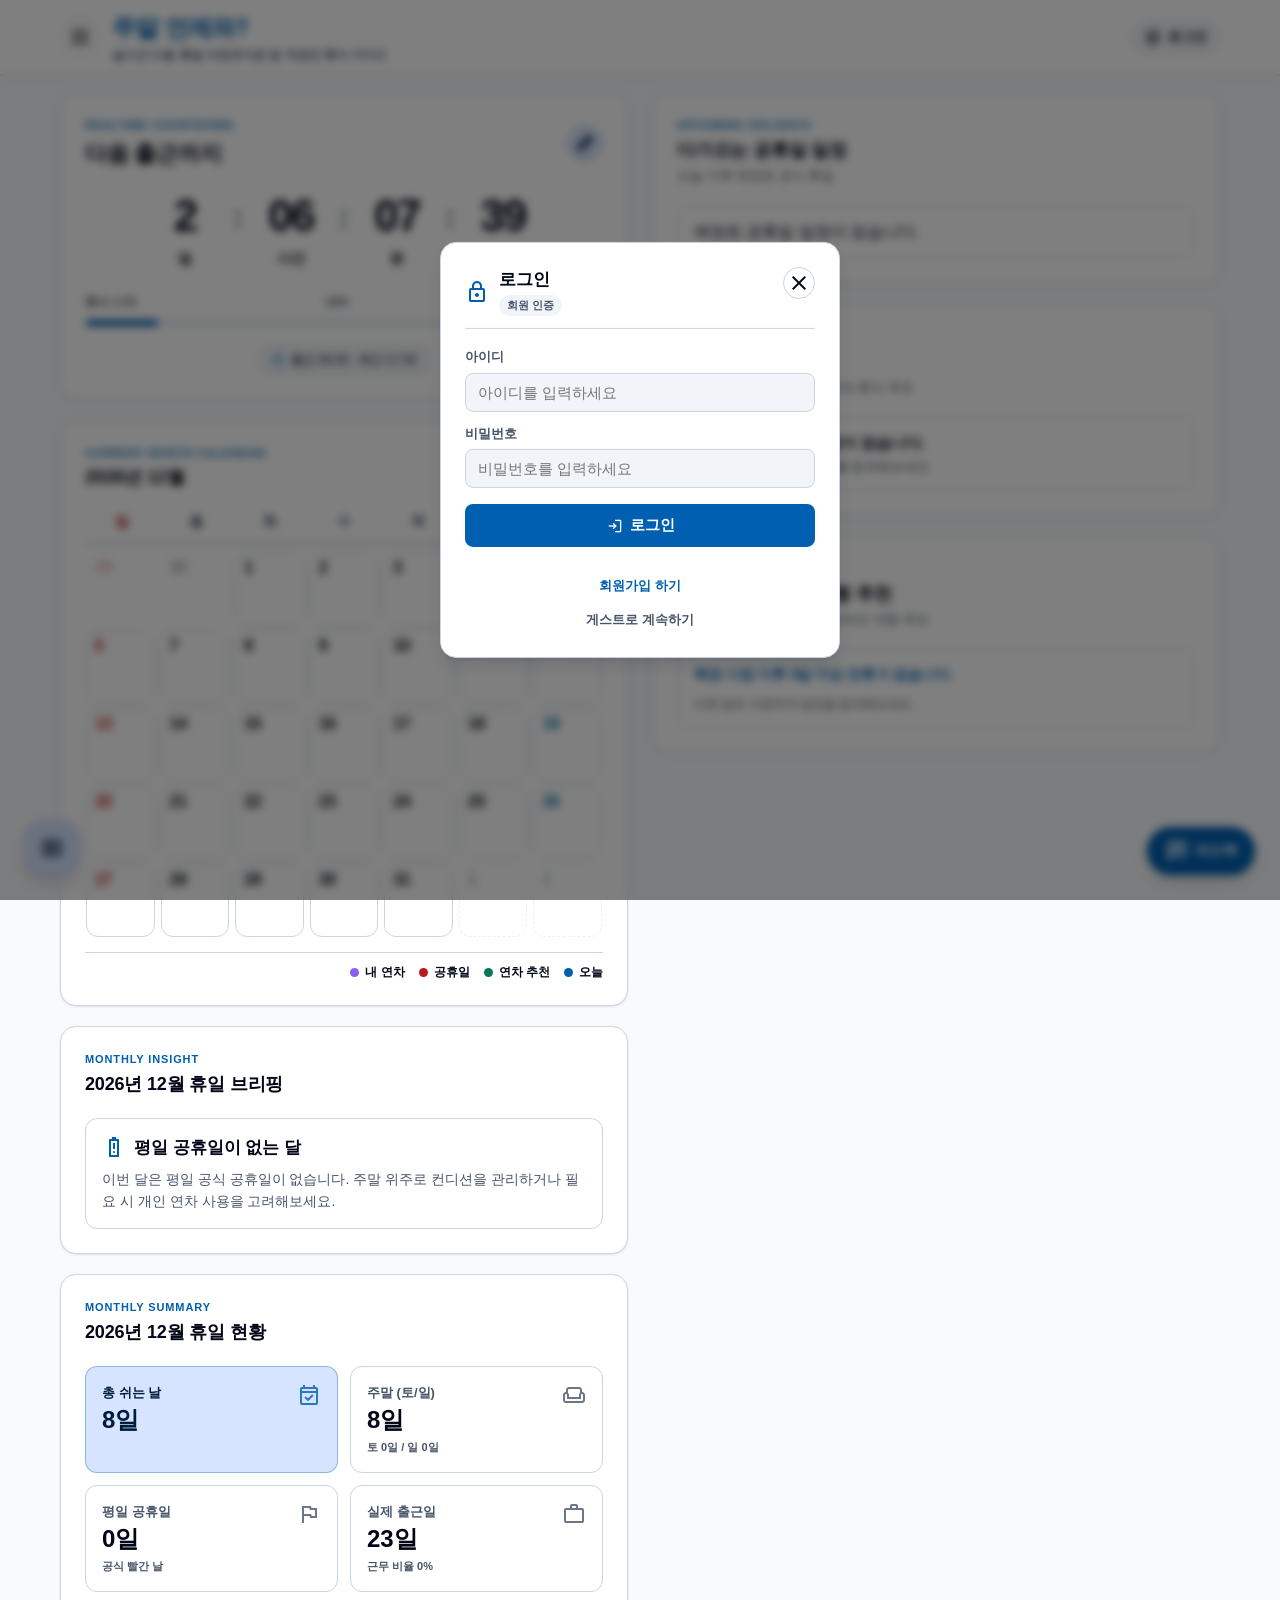
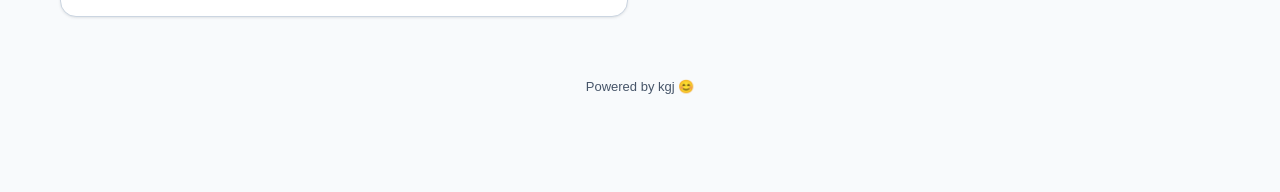
<file: index.html>
<!DOCTYPE html>
<html lang="ko" data-theme="auto">
<head>
  <meta charset="UTF-8" />
  <meta name="viewport" content="width=device-width, initial-scale=1.0" />
  <title>주말 언제와?</title>
  <link rel="icon" type="image/png" href="/day-off.png">

  <!-- Open Graph (OG) 메타 태그 -->
  <meta property="og:type" content="website" />
  <meta property="og:title" content="주말 언제와?" />
  <meta property="og:description" content="직장인들의 중요한 주말과 휴가를 위해!" />
  <meta property="og:image" content="/bye.png" />
  <meta property="og:url" content="https://day-off.o-r.kr" />
  <meta property="og:site_name" content="주말 언제와?" />
  <meta property="og:locale" content="ko_KR" />

  <link rel="stylesheet" href="style.css" />
  <link rel="preconnect" href="https://fonts.googleapis.com">
  <link rel="preconnect" href="https://fonts.gstatic.com" crossorigin>
  <link href="https://fonts.googleapis.com/css2?family=Pretendard:wght@400;500;600;700;800;900&family=Material+Symbols+Outlined:opsz,wght,FILL,GRAD@20..48,100..700,0..1,-50..200&display=swap" rel="stylesheet">
</head>
<body class="is-loading">
  <!-- 글로벌 로딩 화면 -->
  <div class="app-loading-screen" id="app-loading-screen">
    <div class="loading-spinner"></div>
    <p class="loading-text">데이터 불러오는 중...</p>
  </div>

  <!-- 글로벌 토스트 알림 컨테이너 -->
  <div class="toast-container" id="toast-container" aria-live="polite"></div>

  <!-- 상단 앱 바 -->
  <header class="app-top-bar" id="app-top-bar">
    <div class="top-bar-inner">
      <div class="top-bar-left">
        <!-- ☰ ↔ ✖️ 애니메이션 변형 햄버거 버튼 -->
        <button type="button" class="hamburger-btn" id="btn-open-nav-menu" aria-label="메뉴 열기" title="전체 메뉴">
          <div class="hamburger-lines">
            <span></span>
            <span></span>
            <span></span>
          </div>
        </button>

        <div class="top-bar-title-wrap" id="top-bar-title-wrap">
          <h1 class="brand-title" id="brand-title">
            <span class="brand-title-text" id="brand-title-text">주말 언제와?</span>
          </h1>
          <p class="brand-subtitle" id="brand-subtitle">
            <span class="brand-subtitle-text" id="brand-subtitle-text">실시간 다음 휴일 카운트다운 및 직장인 휴식 가이드</span>
          </p>
        </div>
      </div>

      <!-- ☕ 루팡 진행 중 최상단 조그마한 '루팡 중' 배지 -->
      <button type="button" class="top-bar-slack-indicator is-hidden" id="btn-top-slack-indicator" title="슬기로운 루팡 가이드 열기">
        <span class="slack-pulse-dot"></span>
        <span class="slack-indicator-text">☕ 루팡 중</span>
        <span id="top-slack-time" style="display: none;">00:00:00</span>
        <span id="top-slack-amount" style="display: none;">0</span>
      </button>

      <!-- 상단 우측 액션 영역 -->
      <div class="top-bar-right-actions">
        <!-- 🌟 위젯 순서 변경 모드 활성화 시 나타나는 완료 버튼 -->
        <button type="button" class="top-bar-done-btn is-hidden" id="btn-done-widget-reorder" title="위젯 순서 변경 완료">
          <span class="material-symbols-outlined">check</span>
          <span>완료</span>
        </button>

        <!-- 스크롤 시 게스트 버튼 왼쪽에 나타나는 피드백 버튼 -->
        <button type="button" class="top-bar-feedback-btn is-hidden" id="btn-top-feedback" title="피드백 작성">
          <span class="material-symbols-outlined">chat</span>
          <span class="btn-text">피드백</span>
        </button>

        <!-- 👤 사용자 로그인 상태 / 프로필 버튼 -->
        <button type="button" class="top-bar-user-btn" id="btn-top-user" title="내 계정 정보">
          <span class="material-symbols-outlined" style="font-size: 18px;">account_circle</span>
          <span class="user-name-text" id="top-user-name">로그인</span>
        </button>

        <!-- 우측 상단 확대 애니메이션 프로필 팝업 메뉴 -->
        <div class="profile-popup" id="profile-popup" role="dialog" aria-hidden="true">
          <div class="profile-popup-header">
            <span class="material-symbols-outlined profile-popup-avatar">account_circle</span>
            <div class="profile-popup-info">
              <strong class="profile-popup-name" id="popup-user-name">사용자</strong>
              <span class="profile-popup-id" id="popup-user-id">아이디: -</span>
            </div>
          </div>
          <div class="profile-popup-menu">
            <button type="button" class="profile-popup-item" id="btn-popup-edit-profile">
              <span class="material-symbols-outlined">manage_accounts</span>
              <span>개인정보 변경</span>
            </button>
            <button type="button" class="profile-popup-item" id="btn-popup-change-pw">
              <span class="material-symbols-outlined">lock_reset</span>
              <span>비밀번호 변경</span>
            </button>
            <button type="button" class="profile-popup-item text-danger" id="btn-popup-logout">
              <span class="material-symbols-outlined">logout</span>
              <span>로그아웃</span>
            </button>
          </div>
        </div>
      </div>
    </div>
  </header>

  <!-- 프로필 팝업 배경 터치 닫기용 투명 백드롭 -->
  <div class="profile-popup-backdrop" id="profile-popup-backdrop"></div>

  <!-- ==========================================
       1. 메인 대시보드 (좌/우 균등 배치)
       ========================================== -->
  <div class="app-layout">
    <main class="responsive-dashboard-grid" id="main-dashboard-grid">
      <!-- 🌟 위젯 순서 변경 모드 진입 시 최상단에 나타나는 초기화 바 -->
      <div class="widget-reset-bar" id="widget-reset-bar">
        <button type="button" class="btn-reset-widgets-jiggle" id="btn-reset-widgets-jiggle" title="위젯 기본 순서로 초기화">
          <span class="material-symbols-outlined">restart_alt</span>
          <span>기본 순서로 초기화</span>
        </button>
      </div>

      <!-- 좌측 칼럼 영역 (4개 위젯) -->
      <div class="grid-col primary-col" id="col-primary">

        <!-- 위젯 1: 실시간 쉬는 날 카운트다운 -->
        <section class="md-card hero-card dashboard-widget" data-widget-id="countdown" id="widget-countdown">
          <div class="card-header">
            <div>
              <span class="card-overline">REALTIME COUNTDOWN</span>
              <h2 id="timer-title" class="title-large">다음 쉬는 날까지</h2>
            </div>
            <div class="card-header-actions">
              <button type="button" class="btn-cal-action-add" id="btn-edit-work-time" title="근무 시간 설정" aria-label="근무 시간 설정">
                <span class="material-symbols-outlined">edit</span>
              </button>
            </div>
          </div>
          
          <div class="countdown-display" id="countdown">
            <div class="countdown-unit">
              <div class="flip-text-container" id="flip-days">
                <span class="flip-num active">0</span>
                <span class="flip-num incoming">0</span>
              </div>
              <span class="label-unit">일</span>
            </div>
            <span class="countdown-separator">:</span>

            <div class="countdown-unit">
              <div class="flip-text-container" id="flip-hours">
                <span class="flip-num active">00</span>
                <span class="flip-num incoming">00</span>
              </div>
              <span class="label-unit">시간</span>
            </div>
            <span class="countdown-separator">:</span>

            <div class="countdown-unit">
              <div class="flip-text-container" id="flip-minutes">
                <span class="flip-num active">00</span>
                <span class="flip-num incoming">00</span>
              </div>
              <span class="label-unit">분</span>
            </div>
            <span class="countdown-separator">:</span>

            <div class="countdown-unit">
              <div class="flip-text-container" id="flip-seconds">
                <span class="flip-num active">00</span>
                <span class="flip-num incoming">00</span>
              </div>
              <span class="label-unit">초</span>
            </div>
          </div>

          <div class="linear-progress-group">
            <div class="progress-labels">
              <span class="label-small" id="progress-start-label">업무 시작</span>
              <span class="label-small font-bold" id="progress-percent">0%</span>
              <span class="label-small" id="progress-end-label">휴식 돌입</span>
            </div>
            <div class="linear-progress-track">
              <div class="linear-progress-indicator" id="progress-bar"></div>
            </div>

            <!-- 설정된 출퇴근 시간 단정 표시 배지 -->
            <div class="countdown-work-time-display" id="countdown-work-time-badge" title="프로필 > 개인정보 변경에서 수정 가능">
              <span class="material-symbols-outlined" style="font-size: 14px;">schedule</span>
              <span id="countdown-work-time-text">출근 08:00 · 퇴근 17:00</span>
            </div>
          </div>
        </section>

        <!-- 위젯 2: 현재 월 고정 달력 -->
        <section class="md-card dashboard-widget" data-widget-id="calendar" id="widget-calendar">
          <div class="cal-nav-bar">
            <div class="cal-title-area">
              <span class="card-overline">CURRENT MONTH CALENDAR</span>
              <div class="cal-title-row">
                <h2 id="main-cal-month-year" class="title-medium">이번 달 달력</h2>
              </div>
            </div>
            <!-- 메인 화면 전용 연차 추가 (+) 버튼 -->
            <div class="cal-nav-actions">
              <button type="button" class="btn-cal-action-add" id="btn-main-add-leave" title="연차 추가하기" aria-label="연차 추가하기">
                <span class="material-symbols-outlined">add</span>
              </button>
            </div>
          </div>

          <div class="calendar-grid-header">
            <span class="sun">일</span>
            <span>월</span>
            <span>화</span>
            <span>수</span>
            <span>목</span>
            <span>금</span>
            <span class="sat">토</span>
          </div>

          <div class="calendar-viewport">
            <div class="calendar-grid-layer active-layer" id="main-calendar-days"></div>
          </div>

          <div class="calendar-legend">
            <span class="legend-item"><span class="legend-dot dot-my-leave"></span>내 연차</span>
            <span class="legend-item"><span class="legend-dot dot-holiday"></span>공휴일</span>
            <span class="legend-item"><span class="legend-dot dot-leave"></span>연차 추천</span>
            <span class="legend-item"><span class="legend-dot dot-today"></span>오늘</span>
          </div>
        </section>

        <!-- 위젯 3: 이번 달 브리핑 -->
        <section class="md-card insight-card dashboard-widget" data-widget-id="insight" id="widget-insight">
          <div class="card-headline">
            <div>
              <span class="card-overline">MONTHLY INSIGHT</span>
              <h2 class="title-medium" id="main-insight-title">이번 달 휴일 브리핑</h2>
            </div>
          </div>
          <div class="insight-content-box">
            <div class="insight-header">
              <span class="material-symbols-outlined insight-badge-icon" id="main-insight-icon">insights</span>
              <h3 class="insight-headline" id="main-insight-headline">휴일 일정 분석 중...</h3>
            </div>
            <p class="insight-description" id="main-insight-desc">데이터를 불러오고 있습니다.</p>
          </div>
        </section>

        <!-- 위젯 4: 이번 달 통계 -->
        <section class="md-card dashboard-widget" data-widget-id="stats" id="widget-stats">
          <div class="card-headline">
            <div>
              <span class="card-overline">MONTHLY SUMMARY</span>
              <h2 class="title-medium" id="main-stats-title">이번 달 휴일 현황</h2>
            </div>
          </div>

          <div class="stats-grid">
            <div class="stat-box total">
              <div class="stat-content">
                <span class="stat-label">총 쉬는 날</span>
                <span class="stat-value" id="main-stat-total-days">0일</span>
              </div>
              <span class="material-symbols-outlined stat-icon">event_available</span>
            </div>

            <div class="stat-box">
              <div class="stat-content">
                <span class="stat-label">주말 (토/일)</span>
                <span class="stat-value" id="main-stat-weekend-days">0일</span>
                <span class="stat-sub" id="sim-stat-weekend-detail">토 0일 / 일 0일</span>
              </div>
              <span class="material-symbols-outlined stat-icon">weekend</span>
            </div>

            <div class="stat-box">
              <div class="stat-content">
                <span class="stat-label">평일 공휴일</span>
                <span class="stat-value" id="main-stat-holiday-days">0일</span>
                <span class="stat-sub">공식 빨간 날</span>
              </div>
              <span class="material-symbols-outlined stat-icon">flag</span>
            </div>

            <div class="stat-box">
              <div class="stat-content">
                <span class="stat-label">실제 출근일</span>
                <span class="stat-value" id="main-stat-work-days">0일</span>
                <span class="stat-sub" id="sim-stat-work-percent">근무 비율 0%</span>
              </div>
              <span class="material-symbols-outlined stat-icon">work</span>
            </div>
          </div>
        </section>
      </div>

      <!-- 우측 칼럼 영역 (3개 위젯) -->
      <div class="grid-col secondary-col" id="col-secondary">
        <!-- 위젯 5: 실시간 다가오는 공휴일 일정 -->
        <section class="md-card dashboard-widget" data-widget-id="holidays" id="widget-holidays">
          <div class="card-headline">
            <div>
              <span class="card-overline">UPCOMING HOLIDAYS</span>
              <h2 class="title-medium">다가오는 공휴일 일정</h2>
              <p class="body-small">오늘 이후 예정된 공식 휴일</p>
            </div>
          </div>
          <ul class="md-list" id="main-holiday-list"></ul>
        </section>

        <!-- 위젯 6: 실시간 가성비 연차 추천 -->
        <section class="md-card dashboard-widget" data-widget-id="vacation" id="widget-vacation">
          <div class="card-headline">
            <div>
              <span class="card-overline">VACATION PLANNER</span>
              <h2 class="title-medium">가성비 연차 추천</h2>
              <p class="body-small">오늘부터 6개월 내 최적의 연속 휴식 루트</p>
            </div>
          </div>
          <div class="recommendation-list" id="main-vacation-recommendations"></div>
        </section>

        <!-- 위젯 7: 해외여행 황금 연휴 추천 -->
        <section class="md-card travel-recommend-card dashboard-widget" data-widget-id="travel" id="widget-travel">
          <div class="card-headline">
            <div>
              <span class="card-overline">TRAVEL PLANNER</span>
              <h2 class="title-medium">✈️ 황금연휴 해외여행 추천</h2>
              <p class="body-small">연차 1~3일로 떠나기 좋은 최적의 여행 루트</p>
            </div>
          </div>
          <div class="travel-rec-list" id="main-travel-recommendations"></div>
        </section>
      </div>
    </main>

    <footer class="app-footer">
      <p>Powered by kgj 😊</p>
    </footer>
  </div>

  <!-- ==========================================
       2. 사이드 네비게이션 드로어 (좌측)
       ========================================== -->
  <div class="nav-drawer-backdrop" id="nav-drawer-backdrop"></div>
  <aside class="nav-drawer" id="nav-drawer" aria-label="사이드 메뉴">
    <div class="nav-drawer-header">
      <div class="nav-drawer-title-wrap">
        <h2 class="nav-title">메뉴</h2>
        <span class="nav-version">v2.5.0</span>
      </div>
      <button type="button" class="hamburger-btn" id="btn-close-nav-menu" aria-label="메뉴 닫기" title="메뉴 닫기">
        <div class="hamburger-lines">
          <span></span>
          <span></span>
          <span></span>
        </div>
      </button>
    </div>
    
    <nav class="nav-menu-list">
      <!-- 1. 미래 연차 시뮬레이터 -->
      <button type="button" class="nav-menu-item feature-item" id="menu-open-simulator">
        <span class="material-symbols-outlined nav-item-icon" style="color: var(--md-sys-color-primary);">edit_calendar</span>
        <div class="nav-item-text">
          <span class="nav-item-title">미래 연차 시뮬레이터</span>
          <span class="nav-item-desc">미래 달력을 넘기며 연차 황금루트 탐색</span>
        </div>
        <span class="material-symbols-outlined nav-item-arrow">chevron_right</span>
      </button>

      <!-- 2. 점심메뉴 추천 -->
      <button type="button" class="nav-menu-item feature-item" id="menu-open-lunch">
        <span class="material-symbols-outlined nav-item-icon" style="color: #ea580c;">restaurant</span>
        <div class="nav-item-text">
          <span class="nav-item-title">오늘 점심 뭐 먹지?</span>
          <span class="nav-item-desc">결정장애 탈출! 직장인 점심 룰렛 & 추천</span>
        </div>
        <span class="material-symbols-outlined nav-item-arrow">chevron_right</span>
      </button>

      <!-- 3. 루팡하는 방법 -->
      <button type="button" class="nav-menu-item feature-item" id="menu-open-slacking">
        <span class="material-symbols-outlined nav-item-icon" style="color: #0284c7;">coffee</span>
        <div class="nav-item-text">
          <span class="nav-item-title">합법적 월급 루팡 가이드</span>
          <span class="nav-item-desc">시간 때우기 꿀팁 & 실시간 루팡 급여 계산기</span>
        </div>
        <span class="material-symbols-outlined nav-item-arrow">chevron_right</span>
      </button>

      <div class="nav-section-label">설정 및 관리</div>

      <!-- 🌟 4. 햄버거 메뉴에서 진입하는 위젯 순서 변경 버튼 -->
      <button type="button" class="nav-menu-item feature-item" id="menu-open-widget-reorder">
        <span class="material-symbols-outlined nav-item-icon" style="color: #059669;">dashboard_customize</span>
        <div class="nav-item-text">
          <span class="nav-item-title">메인 위젯 순서 변경</span>
          <span class="nav-item-desc">대시보드 위젯 드래그 배치 모드 진입</span>
        </div>
        <span class="material-symbols-outlined nav-item-arrow">chevron_right</span>
      </button>

      <div class="nav-section-label">준비 중인 기능</div>

      <button type="button" class="nav-menu-item is-disabled" title="준비 중입니다">
        <span class="material-symbols-outlined nav-item-icon">notifications_active</span>
        <div class="nav-item-text">
          <span class="nav-item-title">퇴근 및 연휴 알림 설정</span>
          <span class="nav-item-desc">D-Day 푸시 알림 (준비 중)</span>
        </div>
        <span class="nav-badge-temp">준비중</span>
      </button>

      <button type="button" class="nav-menu-item is-disabled" title="준비 중입니다">
        <span class="material-symbols-outlined nav-item-icon">share</span>
        <div class="nav-item-text">
          <span class="nav-item-title">연차 일정 캘린더 내보내기</span>
          <span class="nav-item-desc">Google / Outlook 연동 (준비 중)</span>
        </div>
        <span class="nav-badge-temp">준비중</span>
      </button>
    </nav>

    <!-- 사용자 로그인 프로필 카드 -->
    <div class="nav-drawer-footer">
      <div class="nav-user-card" id="nav-user-card">
        <div class="nav-user-info-wrap">
          <span class="material-symbols-outlined nav-user-avatar">account_circle</span>
          <div class="nav-user-text-col">
            <strong id="nav-user-name">게스트</strong>
            <span id="nav-user-status">게스트 모드로 이용 중</span>
          </div>
        </div>
        <button type="button" id="btn-nav-auth" class="sim-today-btn btn-nav-auth-action">로그인</button>
      </div>
    </div>
  </aside>

  <!-- ==========================================
       3. 연차 추가하기 모달 (풀스크린)
       ========================================== -->
  <div class="drawer-backdrop" id="my-leave-drawer-backdrop"></div>
  <aside class="simulation-drawer full-screen-view" id="my-leave-drawer" aria-label="연차 추가하기">
    <header class="fullscreen-drawer-header">
      <div class="fullscreen-header-inner">
        <div class="fullscreen-title-wrap">
          <h2 class="drawer-title">🏖️ 연차 추가하기</h2>
          <p class="drawer-subtitle">달력의 날짜를 터치하여 연차/반차/공가 일정을 등록하세요.</p>
        </div>
        <button type="button" class="md-icon-button btn-close-sim" id="btn-close-my-leave" aria-label="닫기" title="닫기">
          <span class="material-symbols-outlined">close</span>
        </button>
      </div>
    </header>

    <div class="fullscreen-drawer-scroll">
      <div class="fullscreen-content-container">
        <!-- 달력 선택 섹션 -->
        <section class="md-card">
          <div class="cal-nav-bar">
            <div class="cal-title-area">
              <span class="card-overline">SELECT DATE TO ADD LEAVE</span>
              <div class="cal-title-row">
                <h2 id="my-leave-cal-month-year" class="title-medium">2026년 9월</h2>
              </div>
            </div>
            <!-- 🌟 수정됨: 깨짐을 유발하던 btn-order-move를 표준 cal-nav-btn으로 교체 -->
            <div class="cal-nav-buttons">
              <button type="button" id="my-leave-cal-prev" class="cal-nav-btn" title="이전 달" aria-label="이전 달">
                <span class="material-symbols-outlined">chevron_left</span>
              </button>
              <button type="button" id="my-leave-cal-next" class="cal-nav-btn" title="다음 달" aria-label="다음 달">
                <span class="material-symbols-outlined">chevron_right</span>
              </button>
            </div>
          </div>

          <!-- 달력 상단 인라인 안내 팁 배너 -->
          <div class="calendar-inline-tip">
            <span class="material-symbols-outlined tip-icon">lightbulb</span>
            <span class="tip-text"><strong>휴가를 등록하거나 수정</strong>하고 싶은 날짜를 달력에서 터치하세요.</span>
          </div>

          <div class="calendar-grid-header">
            <span class="sun">일</span>
            <span>월</span>
            <span>화</span>
            <span>수</span>
            <span>목</span>
            <span>금</span>
            <span class="sat">토</span>
          </div>

          <div class="calendar-viewport" id="my-leave-calendar-viewport">
            <div class="calendar-grid-layer active-layer" id="my-leave-calendar-days-active"></div>
          </div>

          <div class="calendar-legend">
            <span class="legend-item"><span class="legend-dot dot-my-leave"></span>내 연차</span>
            <span class="legend-item"><span class="legend-dot dot-holiday"></span>공휴일</span>
            <span class="legend-item"><span class="legend-dot dot-today"></span>오늘</span>
          </div>
        </section>

        <section class="md-card">
          <div class="card-headline">
            <div>
              <span class="card-overline">MY REGISTERED LEAVES</span>
              <h2 class="title-medium">등록된 연차 내역</h2>
              <p class="body-small" id="my-leave-count-desc">등록된 연차 일정을 불러오는 중입니다.</p>
            </div>
          </div>
          <div class="my-leave-list" id="my-leave-registered-list"></div>
        </section>

        <div class="drawer-bottom-spacer" aria-hidden="true"></div>
      </div>
    </div>
  </aside>

  <!-- ==========================================
       4. 연차 일정 상세 등록 & 수정 팝업 모달
       ========================================== -->
  <div class="modal-backdrop" id="leave-reg-modal-backdrop"></div>
  <div class="cal-detail-modal feedback-modal-card" id="leave-reg-modal" role="dialog" aria-modal="true">
    <div class="modal-header">
      <div class="modal-title-wrap">
        <span class="material-symbols-outlined modal-icon" id="leave-reg-modal-icon" style="color: #8b5cf6;">calendar_add_on</span>
        <div>
          <h3 class="modal-date" id="leave-reg-modal-date">2026년 9월 10일</h3>
          <span class="modal-status-badge leave" id="leave-reg-modal-badge">연차 등록</span>
        </div>
      </div>
      <button type="button" class="md-icon-button modal-close-btn" id="btn-close-leave-reg" aria-label="닫기">
        <span class="material-symbols-outlined">close</span>
      </button>
    </div>
    <div class="modal-body">
      <form id="leave-register-form" class="feedback-form-content">
        <input type="hidden" id="leave-reg-date" value="" />
        <input type="hidden" id="leave-reg-id" value="" />
        
        <div class="form-group-item">
          <label for="leave-reg-type" class="fb-label">휴가 구분</label>
          <select id="leave-reg-type" class="fb-select" required>
            <option value="연차" selected>🌴 연차 (종일 휴가)</option>
            <option value="오전반차">🌅 오전반차</option>
            <option value="오후반차">🌇 오후반차</option>
            <option value="공가">🏢 공가 (공식 휴가)</option>
          </select>
        </div>

        <div class="form-group-item">
          <label for="leave-reg-title" class="fb-label">일정 제목</label>
          <input type="text" id="leave-reg-title" class="fb-select" placeholder="예: 개인 사유 연차, 병원 방문" required />
        </div>

        <div class="form-group-item">
          <label for="leave-reg-content" class="fb-label">상세 내용 (선택)</label>
          <textarea id="leave-reg-content" class="fb-textarea" rows="3" placeholder="상세한 휴가 사유나 메모를 입력하세요."></textarea>
        </div>

        <div class="leave-modal-action-group" style="display: flex; flex-direction: column; gap: 8px; margin-top: 4px;">
          <button type="submit" id="btn-leave-reg-submit" class="fb-submit-btn" style="background-color: #8b5cf6;">
            <span class="material-symbols-outlined" id="leave-reg-btn-icon" style="font-size: 18px;">check_circle</span>
            <span id="leave-reg-btn-text">연차 등록하기</span>
          </button>
        </div>
      </form>
    </div>
  </div>

  <!-- ==========================================
       5. 미래 연차 시뮬레이터 (풀스크린)
       ========================================== -->
  <div class="drawer-backdrop" id="sim-drawer-backdrop"></div>
  <aside class="simulation-drawer full-screen-view" id="simulation-drawer" aria-label="미래 연차 시뮬레이터">
    <header class="fullscreen-drawer-header">
      <div class="fullscreen-header-inner">
        <div class="fullscreen-title-wrap">
          <h2 class="drawer-title">🗓️ 미래 연차 시뮬레이터</h2>
          <p class="drawer-subtitle">원하는 달을 탐색하며 미래 시점의 연차와 휴일을 분석합니다.</p>
        </div>
        <button type="button" class="md-icon-button btn-close-sim" id="btn-close-sim" aria-label="시뮬레이터 닫기" title="닫기">
          <span class="material-symbols-outlined">close</span>
        </button>
      </div>
    </header>

    <div class="fullscreen-drawer-scroll">
      <div class="fullscreen-content-container">
        <section class="md-card">
          <div class="cal-nav-bar">
            <div class="cal-title-area">
              <span class="card-overline">SIMULATION CALENDAR</span>
              <div class="cal-title-row">
                <h2 id="sim-cal-month-year" class="title-medium">2026년 9월</h2>
              </div>
            </div>
          </div>

          <div class="calendar-grid-header">
            <span class="sun">일</span>
            <span>월</span>
            <span>화</span>
            <span>수</span>
            <span>목</span>
            <span>금</span>
            <span class="sat">토</span>
          </div>

          <div class="calendar-viewport" id="sim-calendar-viewport">
            <div class="calendar-grid-layer active-layer" id="sim-calendar-days-active"></div>
          </div>

          <div class="calendar-legend">
            <span class="legend-item"><span class="legend-dot dot-my-leave"></span>내 연차</span>
            <span class="legend-item"><span class="legend-dot dot-holiday"></span>공휴일</span>
            <span class="legend-item"><span class="legend-dot dot-leave"></span>연차 추천</span>
            <span class="legend-item"><span class="legend-dot dot-today"></span>실제 오늘</span>
          </div>
        </section>

        <section class="md-card insight-card">
          <div class="card-headline">
            <div>
              <span class="card-overline">MONTHLY INSIGHT (SIMULATED)</span>
              <h2 class="title-medium" id="sim-insight-title">2026년 9월 휴일 브리핑</h2>
            </div>
          </div>
          <div class="insight-content-box">
            <div class="insight-header">
              <span class="material-symbols-outlined insight-badge-icon" id="sim-insight-icon">insights</span>
              <h3 class="insight-headline" id="sim-insight-headline">분석 중...</h3>
            </div>
            <p class="insight-description" id="sim-insight-desc">데이터를 불러오고 있습니다.</p>
          </div>
        </section>

        <section class="md-card">
          <div class="card-headline">
            <div>
              <span class="card-overline">MONTHLY SUMMARY (SIMULATED)</span>
              <h2 class="title-medium" id="sim-stats-title">2026년 9월 휴일 현황</h2>
            </div>
          </div>

          <div class="stats-grid">
            <div class="stat-box total">
              <div class="stat-content">
                <span class="stat-label">총 쉬는 날</span>
                <span class="stat-value" id="sim-stat-total-days">0일</span>
              </div>
              <span class="material-symbols-outlined stat-icon">event_available</span>
            </div>

            <div class="stat-box">
              <div class="stat-content">
                <span class="stat-label">주말 (토/일)</span>
                <span class="stat-value" id="sim-stat-weekend-days">0일</span>
                <span class="stat-sub" id="sim-stat-weekend-detail">토 0일 / 일 0일</span>
              </div>
              <span class="material-symbols-outlined stat-icon">weekend</span>
            </div>

            <div class="stat-box">
              <div class="stat-content">
                <span class="stat-label">평일 공휴일</span>
                <span class="stat-value" id="sim-stat-holiday-days">0일</span>
                <span class="stat-sub">공식 빨간 날</span>
              </div>
              <span class="material-symbols-outlined stat-icon">flag</span>
            </div>

            <div class="stat-box">
              <div class="stat-content">
                <span class="stat-label">실제 출근일</span>
                <span class="stat-value" id="sim-stat-work-days">0일</span>
                <span class="stat-sub" id="sim-stat-work-percent">근무 비율 0%</span>
              </div>
              <span class="material-symbols-outlined stat-icon">work</span>
            </div>
          </div>
        </section>

        <section class="md-card">
          <div class="card-headline">
            <div>
              <span class="card-overline">UPCOMING HOLIDAYS (SIMULATED)</span>
              <h2 class="title-medium">예정된 공휴일 일정</h2>
              <p class="body-small" id="sim-holiday-desc">선택된 달 이후 예정된 휴일</p>
            </div>
          </div>
          <ul class="md-list" id="sim-holiday-list"></ul>
        </section>

        <section class="md-card">
          <div class="card-headline">
            <div>
              <span class="card-overline">VACATION PLANNER (SIMULATED)</span>
              <h2 class="title-medium">가성비 연차 추천</h2>
              <p class="body-small" id="sim-vacation-desc">선택된 달 이후 6개월간의 황금 루트</p>
            </div>
          </div>
          <div class="recommendation-list" id="sim-vacation-recommendations"></div>
        </section>

        <section class="md-card travel-recommend-card">
          <div class="card-headline">
            <div>
              <span class="card-overline">TRAVEL PLANNER (SIMULATED)</span>
              <h2 class="title-medium">✈️ 황금연휴 해외여행 추천</h2>
              <p class="body-small" id="sim-travel-desc">선택된 달 이후 최적의 여행 루트</p>
            </div>
          </div>
          <div class="travel-rec-list" id="sim-travel-recommendations"></div>
        </section>

        <div class="drawer-bottom-spacer" aria-hidden="true"></div>
      </div>
    </div>

    <!-- 시뮬레이터 하단 고정 네비게이션 바 -->
    <div class="sim-bottom-nav-bar" id="sim-bottom-nav-bar">
      <div class="sim-bottom-nav-inner">
        <button type="button" id="sim-bottom-prev" class="sim-nav-btn prev-btn" aria-label="이전 달 이동">
          <span class="material-symbols-outlined">chevron_left</span>
          <span class="btn-text">이전 달</span>
        </button>

        <div class="sim-bottom-center-wrap" id="sim-bottom-center-wrap">
          <div class="sim-bottom-current-badge">
            <span class="sim-bottom-badge-label">탐색 시점</span>
            <strong class="sim-bottom-badge-date" id="sim-bottom-month-year">2026년 9월</strong>
          </div>

          <button type="button" id="sim-bottom-btn-today" class="sim-bottom-today-pill is-hidden" title="현재 달로 이동">현재 달로</button>
        </div>

        <button type="button" id="sim-bottom-next" class="sim-nav-btn next-btn" aria-label="다음 달 이동">
          <span class="btn-text">다음 달</span>
          <span class="material-symbols-outlined">chevron_right</span>
        </button>
      </div>
    </div>
  </aside>

  <!-- ==========================================
       6. 점심 메뉴 추천 모달 (풀스크린)
       ========================================== -->
  <div class="drawer-backdrop" id="lunch-drawer-backdrop"></div>
  <aside class="simulation-drawer full-screen-view" id="lunch-drawer" aria-label="점심메뉴 추천">
    <header class="fullscreen-drawer-header">
      <div class="fullscreen-header-inner">
        <div class="fullscreen-title-wrap">
          <h2 class="drawer-title">🍱 오늘 점심 뭐 먹지?</h2>
          <p class="drawer-subtitle">결정장애 해소! 직장인 맞춤 랜덤 룰렛 추천</p>
        </div>
        <button type="button" class="md-icon-button btn-close-sim" id="btn-close-lunch" aria-label="닫기" title="닫기">
          <span class="material-symbols-outlined">close</span>
        </button>
      </div>
    </header>

    <div class="fullscreen-drawer-scroll">
      <div class="fullscreen-content-container">
        <section class="md-card lunch-hero-card">
          <div class="lunch-category-chips" id="lunch-category-chips">
            <button type="button" class="filter-chip active" data-cat="all">전체 메뉴</button>
            <button type="button" class="filter-chip" data-cat="korean">한식</button>
            <button type="button" class="filter-chip" data-cat="chinese">중식</button>
            <button type="button" class="filter-chip" data-cat="japanese">일식</button>
            <button type="button" class="filter-chip" data-cat="western">양식</button>
            <button type="button" class="filter-chip" data-cat="asian">아시안/이색</button>
            <button type="button" class="filter-chip" data-cat="snack">분식/패스트</button>
            <button type="button" class="filter-chip" data-cat="diet">다이어트/가벼운</button>
          </div>

          <div class="lunch-display-box">
            <div class="lunch-icon-wrap" id="lunch-result-icon">🍽️</div>
            <div class="lunch-name-display" id="lunch-result-name">무엇을 먹을까요?</div>
            <p class="lunch-desc-display" id="lunch-result-desc">카테고리를 고르고 아래 추천 버튼을 눌러보세요!</p>
          </div>

          <div class="lunch-action-row">
            <button type="button" class="lunch-spin-btn" id="btn-spin-lunch">
              <span class="material-symbols-outlined">casino</span>
              <span>오늘 점심 랜덤 추천받기!</span>
            </button>
          </div>
        </section>

        <section class="md-card">
          <div class="card-headline">
            <div>
              <span class="card-overline">SITUATION PICKS</span>
              <h2 class="title-medium">상황별 추천 픽</h2>
              <p class="body-small">오늘 나의 기분과 상태에 맞는 메뉴</p>
            </div>
          </div>

          <div class="situation-grid">
            <div class="situation-item">
              <span class="situation-emoji">😵‍💫</span>
              <div class="situation-info">
                <strong>어제 과음했다면 (해장 픽)</strong>
                <p>순대국, 콩나물국밥, 쌀국수, 짬뽕, 뼈해장국</p>
              </div>
            </div>
            <div class="situation-item">
              <span class="situation-emoji">🔥</span>
              <div class="situation-info">
                <strong>스트레스 풀리는 매운맛</strong>
                <p>마라탕, 떡볶이, 매운갈비찜, 쭈꾸미볶음, 낙지덮밥</p>
              </div>
            </div>
            <div class="situation-item">
              <span class="situation-emoji">⚡</span>
              <div class="situation-info">
                <strong>빠르게 먹고 꿀잠 자고플 때</strong>
                <p>수제버거, 김밥&라면, 샌드위치, 규동, 토스트</p>
              </div>
            </div>
            <div class="situation-item">
              <span class="situation-emoji">🥩</span>
              <div class="situation-info">
                <strong>월급날 / 기분 내고 싶을 때</strong>
                <p>초밥 오마카세, 규카츠, 스테이크 파스타, 텐동, 사케동</p>
              </div>
            </div>
          </div>
        </section>

        <div class="drawer-bottom-spacer" aria-hidden="true"></div>
      </div>
    </div>
  </aside>

  <!-- ==========================================
       7. 루팡 가이드 모달 (풀스크린)
       ========================================== -->
  <div class="drawer-backdrop" id="slacking-drawer-backdrop"></div>
  <aside class="simulation-drawer full-screen-view" id="slacking-drawer" aria-label="월급 루팡 가이드">
    <header class="fullscreen-drawer-header">
      <div class="fullscreen-header-inner">
        <div class="fullscreen-title-wrap">
          <h2 class="drawer-title">☕ 슬기로운 직장생활 (루팡 가이드)</h2>
          <p class="drawer-subtitle">업무 피로를 덜어내는 합법적 멘탈 충전 꿀팁</p>
        </div>
        <button type="button" class="md-icon-button btn-close-sim" id="btn-close-slacking" aria-label="닫기" title="닫기">
          <span class="material-symbols-outlined">close</span>
        </button>
      </div>
    </header>

    <div class="fullscreen-drawer-scroll">
      <div class="fullscreen-content-container">
        <section class="md-card slacking-calculator-card">
          <div class="card-headline">
            <div>
              <span class="card-overline">REALTIME SLACKING INCOME</span>
              <h2 class="title-medium">💰 실시간 루팡 머니 계산기</h2>
              <p class="body-small">세전 연봉 또는 시급을 기준으로 실시간 번 돈을 계산합니다.</p>
            </div>
          </div>

          <div class="slack-wage-type-toggle">
            <button type="button" class="slack-type-btn active" data-type="annual">세전 연봉 기준</button>
            <button type="button" class="slack-type-btn" data-type="hourly">시급 직접 입력</button>
          </div>

          <div class="calculator-inputs">
            <div class="calc-input-group" id="group-annual-salary">
              <label class="calc-label" for="user-annual-salary">세전 연봉 (만원)</label>
              <div class="input-with-unit">
                <input type="number" id="user-annual-salary" class="calc-input" value="3200" step="100" min="0" />
                <span class="input-unit">만원</span>
              </div>
              <span class="calc-sub-hint" id="calc-converted-hourly">환산 시급: 약 12,759원</span>
            </div>

            <div class="calc-input-group" id="group-hourly-wage" style="display: none;">
              <label class="calc-label" for="user-hourly-wage">내 시급 (원)</label>
              <div class="input-with-unit">
                <input type="number" id="user-hourly-wage" class="calc-input" value="12759" step="500" min="0" />
                <span class="input-unit">원</span>
              </div>
              <span class="calc-sub-hint">주 40시간(월 209시간) 기준</span>
            </div>

            <button type="button" class="calc-btn" id="btn-toggle-slack-timer">
              <span class="material-symbols-outlined" id="slack-btn-icon">play_arrow</span>
              <span id="slack-btn-text">루팡 시작</span>
            </button>
          </div>

          <div class="slacking-counter-box">
            <div class="slacking-time-text">루팡 진행 시간: <span id="slack-elapsed-time">00:00:00</span></div>
            <div class="slacking-money-earned">
              <span class="slack-currency">₩</span>
              <span id="slack-earned-amount">0</span>
              <span class="slack-won">원 획득!</span>
            </div>
            <p class="slack-cheer" id="slack-cheer-text">버튼을 눌러 숨돌리기 시간을 기록해보세요!</p>
          </div>
        </section>

        <section class="md-card">
          <div class="card-headline">
            <div>
              <span class="card-overline">PRO SLACKING SKILLS</span>
              <h2 class="title-medium">직장인 멘탈 세이브 6대 기술</h2>
            </div>
          </div>

          <div class="slack-tips-list">
            <div class="slack-tip-item">
              <div class="tip-badge">스킬 1</div>
              <div class="tip-content">
                <strong>서류나 텀블러 들고 복도 배회하기</strong>
                <p>빈손으로 걸으면 노는 것 같지만, 결재판이나 다이어리를 들고 진지한 표정으로 걸으면 바쁜 프로젝트 회의 가는 줄 압니다.</p>
              </div>
            </div>

            <div class="slack-tip-item">
              <div class="tip-badge">스킬 2</div>
              <div class="tip-content">
                <strong>미간 찌푸리며 키보드 현란하게 치기</strong>
                <p>모니터에 메모장을 켜두고 인터넷 쇼핑이나 아무 말을 격정적으로 타이핑하면, 매우 심각한 이슈를 처리 중인 전문가로 보입니다.</p>
              </div>
            </div>

            <div class="slack-tip-item">
              <div class="tip-badge">스킬 3</div>
              <div class="tip-content">
                <strong>식후 15분 양치질 + 탕비실 커피 투어</strong>
                <p>칫솔을 물고 화장실 거울을 보며 멍때리고 탕비실 원두커피 내리는 소리를 감상하며 평화로운 15분을 확보하세요.</p>
              </div>
            </div>

            <div class="slack-tip-item">
              <div class="tip-badge">스킬 4</div>
              <div class="tip-content">
                <strong>Alt + Tab / 윈도우 단축키 신의 경지</strong>
                <p>엑셀 데이터 분석 창을 언제나 뒤에 띄워두고, 위기 시 번개같은 속도로 `Alt + Tab`을 시전하는 동체시력을 훈련하세요.</p>
              </div>
            </div>

            <div class="slack-tip-item">
              <div class="tip-badge">스킬 5</div>
              <div class="tip-content">
                <strong>온열 안대 착용 후 "안구 건조증 치료 중"</strong>
                <p>15분간 꿀잠을 자면서도 '모니터를 너무 열심히 봐서 눈이 피로해 휴식 중'이라는 완벽한 명분을 획득할 수 있습니다.</p>
              </div>
            </div>

            <div class="slack-tip-item">
              <div class="tip-badge">스킬 6</div>
              <div class="tip-content">
                <strong>캘린더에 '집중 기획 회의' 셀프 등록</strong>
                <p>주 1~2회 1시간 정도 나만의 캘린더 일정을 차단하여 불필요한 미팅 소집을 방지하고 여유롭게 개인 업무를 정리하세요.</p>
              </div>
            </div>
          </div>
        </section>

        <div class="drawer-bottom-spacer" aria-hidden="true"></div>
      </div>
    </div>
  </aside>

  <!-- ==========================================
       8. 달력 날짜 상세 모달
       ========================================== -->
  <div class="modal-backdrop" id="cal-modal-backdrop"></div>
  <div class="cal-detail-modal" id="cal-detail-modal" role="dialog" aria-modal="true">
    <div class="modal-header">
      <div class="modal-title-wrap">
        <span class="material-symbols-outlined modal-icon" id="modal-type-icon">event</span>
        <div>
          <h3 class="modal-date" id="modal-date-text">2026년 8월 15일 (토)</h3>
          <span class="modal-status-badge" id="modal-badge-text">공휴일</span>
        </div>
      </div>
      <button type="button" class="md-icon-button modal-close-btn" id="btn-close-modal" aria-label="닫기">
        <span class="material-symbols-outlined">close</span>
      </button>
    </div>
    <div class="modal-body">
      <div class="modal-info-row" id="modal-weather-box" style="display: none;">
        <span class="info-label">날씨 예보</span>
        <p class="info-value-desc" id="modal-info-weather" style="font-weight: 700; color: var(--md-sys-color-primary);"></p>
      </div>
      <div class="modal-info-row">
        <span class="info-label">명칭 / 구분</span>
        <p class="info-value-highlight" id="modal-info-name">광복절</p>
      </div>
      <div class="modal-info-row" id="modal-extra-box">
        <span class="info-label">상세 안내</span>
        <p class="info-value-desc" id="modal-info-desc">대한민국 공식 공휴일입니다.</p>
      </div>

      <!-- 🌟 등록된 내 연차 전용 액션 영역 (수정 / 삭제) -->
      <div class="modal-info-row" id="modal-my-leave-action-row" style="display: none; margin-top: 8px; flex-direction: column; gap: 8px;">
        <button type="button" id="btn-edit-selected-leave" class="fb-submit-btn" style="background-color: #8b5cf6; padding: 10px 14px; font-size: 0.8125rem;">
          <span class="material-symbols-outlined" style="font-size: 16px;">edit</span>
          <span>연차 수정하기</span>
        </button>
        <button type="button" id="btn-delete-selected-leave" class="fb-submit-btn" style="background-color: var(--md-sys-color-error); padding: 10px 14px; font-size: 0.8125rem;">
          <span class="material-symbols-outlined" style="font-size: 16px;">delete</span>
          <span>연차 삭제하기</span>
        </button>
      </div>

      <!-- 🌟 새로 추가됨: 미등록 빈 날짜/일반 날짜 전용 연차 등록 버튼 -->
      <div class="modal-info-row" id="modal-add-leave-action-row" style="display: none; margin-top: 8px;">
        <button type="button" id="btn-add-selected-leave" class="fb-submit-btn" style="background-color: #8b5cf6; padding: 10px 14px; font-size: 0.8125rem;">
          <span class="material-symbols-outlined" style="font-size: 16px;">calendar_add_on</span>
          <span>연차 등록하기</span>
        </button>
      </div>
    </div>
  </div>

  <!-- ==========================================
       9. 피드백 작성 모달
       ========================================== -->
  <div class="modal-backdrop" id="feedback-modal-backdrop"></div>
  <div class="cal-detail-modal feedback-modal-card" id="feedback-modal" role="dialog" aria-modal="true">
    <div class="modal-header">
      <div class="modal-title-wrap">
        <span class="material-symbols-outlined modal-icon" style="color: #2563eb;">chat</span>
        <div>
          <h3 class="modal-date">소중한 의견을 남겨주세요</h3>
          <span class="modal-status-badge normal">피드백 접수</span>
        </div>
      </div>
      <button type="button" class="md-icon-button modal-close-btn" id="btn-close-feedback" aria-label="닫기">
        <span class="material-symbols-outlined">close</span>
      </button>
    </div>
    <div class="modal-body">
      <form id="feedback-form" class="feedback-form-content">
        <div class="form-group-item">
          <label for="fb-category" class="fb-label">카테고리</label>
          <select id="fb-category" class="fb-select" required>
            <option value="" disabled selected>카테고리를 선택해주세요</option>
            <option value="개선사항 요청">개선사항 요청</option>
            <option value="오류신고">오류신고</option>
            <option value="신기능 아이디어">신기능 아이디어 제공</option>
            <option value="기타">기타</option>
          </select>
        </div>

        <div class="form-group-item">
          <label for="fb-content" class="fb-label">내용</label>
          <textarea id="fb-content" class="fb-textarea" rows="4" placeholder="의견이나 불편한 점을 자유롭게 적어주세요." required></textarea>
        </div>

        <button type="submit" id="fb-submit-btn" class="fb-submit-btn">
          <span class="material-symbols-outlined" style="font-size: 18px;">send</span>
          <span id="fb-btn-text">피드백 보내기</span>
        </button>
      </form>
    </div>
  </div>

  <!-- ==========================================
       10. 로그인 & 회원가입 모달
       ========================================== -->
  <div class="modal-backdrop" id="auth-modal-backdrop"></div>
  <div class="cal-detail-modal auth-modal-card" id="auth-modal" role="dialog" aria-modal="true">
    <div class="modal-header">
      <div class="modal-title-wrap">
        <span class="material-symbols-outlined modal-icon" id="auth-modal-icon" style="color: var(--md-sys-color-primary);">lock</span>
        <div>
          <h3 class="modal-date" id="auth-modal-title">로그인</h3>
          <span class="modal-status-badge normal" id="auth-modal-badge">회원 인증</span>
        </div>
      </div>
      <button type="button" class="md-icon-button modal-close-btn" id="btn-close-auth" aria-label="닫기">
        <span class="material-symbols-outlined">close</span>
      </button>
    </div>

    <div class="modal-body">
      <form id="auth-login-form" class="feedback-form-content">
        <div class="form-group-item">
          <label for="login-id" class="fb-label">아이디</label>
          <input type="text" id="login-id" class="fb-select" placeholder="아이디를 입력하세요" required autocomplete="username" />
        </div>

        <div class="form-group-item">
          <label for="login-password" class="fb-label">비밀번호</label>
          <input type="password" id="login-password" class="fb-select" placeholder="비밀번호를 입력하세요" required autocomplete="current-password" />
        </div>

        <button type="submit" id="btn-login-submit" class="fb-submit-btn" style="margin-top: 4px;">
          <span class="material-symbols-outlined" style="font-size: 18px;">login</span>
          <span id="login-btn-text">로그인</span>
        </button>

        <div class="auth-bottom-links">
          <button type="button" id="btn-switch-to-signup" class="auth-link-primary">회원가입 하기</button>
          <button type="button" id="btn-guest-login" class="auth-link-secondary">게스트로 계속하기</button>
        </div>
      </form>

      <form id="auth-signup-form" class="feedback-form-content" style="display: none;">
        <div class="form-group-item">
          <label for="signup-id" class="fb-label">아이디</label>
          <input type="text" id="signup-id" class="fb-select" placeholder="영문/숫자 아이디 입력" required autocomplete="username" />
        </div>

        <div class="form-group-item">
          <label for="signup-name" class="fb-label">이름</label>
          <input type="text" id="signup-name" class="fb-select" placeholder="이름(닉네임) 입력" required autocomplete="name" />
        </div>

        <div class="form-group-item">
          <label for="signup-password" class="fb-label">비밀번호</label>
          <input type="password" id="signup-password" class="fb-select" placeholder="비밀번호 입력" required autocomplete="new-password" />
        </div>

        <div class="form-group-item">
          <label for="signup-password-confirm" class="fb-label">비밀번호 재확인</label>
          <input type="password" id="signup-password-confirm" class="fb-select" placeholder="비밀번호를 한번 더 입력하세요" required autocomplete="new-password" />
        </div>

        <button type="submit" id="btn-signup-submit" class="fb-submit-btn" style="margin-top: 4px;">
          <span class="material-symbols-outlined" style="font-size: 18px;">person_add</span>
          <span id="signup-btn-text">회원가입 완료</span>
        </button>

        <div style="display: flex; align-items: center; justify-content: center; gap: 8px; margin-top: 10px; font-size: 0.8125rem;">
          <span style="color: var(--md-sys-color-outline);">이미 계정이 있으신가요?</span>
          <button type="button" id="btn-switch-to-login" style="background: none; border: none; color: var(--md-sys-color-primary); font-weight: 800; cursor: pointer; padding: 4px 0;">로그인하기</button>
        </div>
      </form>
    </div>
  </div>

  <!-- ==========================================
       11. 개인정보 변경 전용 모달 (출퇴근 시간 설정 + Safari 시계 아이콘 래퍼)
       ========================================== -->
  <div class="modal-backdrop" id="profile-edit-modal-backdrop"></div>
  <div class="cal-detail-modal auth-modal-card" id="profile-edit-modal" role="dialog" aria-modal="true">
    <div class="modal-header">
      <div class="modal-title-wrap">
        <span class="material-symbols-outlined modal-icon" style="color: var(--md-sys-color-primary);">manage_accounts</span>
        <div>
          <h3 class="modal-date">개인정보 변경</h3>
          <span class="modal-status-badge normal">근무 시간 설정</span>
        </div>
      </div>
      <button type="button" class="md-icon-button modal-close-btn" id="btn-close-profile-edit" aria-label="닫기">
        <span class="material-symbols-outlined">close</span>
      </button>
    </div>

    <div class="modal-body">
      <form id="profile-edit-form" class="feedback-form-content">
        <!-- 출근 시간 인풋 + 우측 시계 기호 래퍼 -->
        <div class="form-group-item">
          <label for="edit-start-work-time" class="fb-label">출근 시간</label>
          <div class="time-picker-wrapper">
            <input type="time" id="edit-start-work-time" class="fb-select time-picker-input" required />
            <span class="material-symbols-outlined time-picker-icon" aria-hidden="true">schedule</span>
          </div>
        </div>

        <!-- 퇴근 시간 인풋 + 우측 시계 기호 래퍼 -->
        <div class="form-group-item">
          <label for="edit-off-work-time" class="fb-label">퇴근 시간</label>
          <div class="time-picker-wrapper">
            <input type="time" id="edit-off-work-time" class="fb-select time-picker-input" required />
            <span class="material-symbols-outlined time-picker-icon" aria-hidden="true">schedule</span>
          </div>
        </div>

        <button type="submit" id="btn-profile-edit-submit" class="fb-submit-btn" style="margin-top: 6px;">
          <span class="material-symbols-outlined" style="font-size: 18px;">check_circle</span>
          <span id="profile-edit-btn-text">근무 시간 저장</span>
        </button>
      </form>
    </div>
  </div>

  <!-- ==========================================
       12. 비밀번호 변경 전용 모달
       ========================================== -->
  <div class="modal-backdrop" id="pw-change-modal-backdrop"></div>
  <div class="cal-detail-modal auth-modal-card" id="pw-change-modal" role="dialog" aria-modal="true">
    <div class="modal-header">
      <div class="modal-title-wrap">
        <span class="material-symbols-outlined modal-icon" style="color: var(--md-sys-color-primary);">lock_reset</span>
        <div>
          <h3 class="modal-date">비밀번호 변경</h3>
          <span class="modal-status-badge normal">보안 설정</span>
        </div>
      </div>
      <button type="button" class="md-icon-button modal-close-btn" id="btn-close-pw-change" aria-label="닫기">
        <span class="material-symbols-outlined">close</span>
      </button>
    </div>

    <div class="modal-body">
      <form id="pw-change-form" class="feedback-form-content">
        <div class="form-group-item">
          <label for="current-password" class="fb-label">현재 비밀번호</label>
          <input type="password" id="current-password" class="fb-select" placeholder="현재 비밀번호를 입력하세요" required autocomplete="current-password" />
        </div>

        <div class="form-group-item">
          <label for="new-password" class="fb-label">새 비밀번호</label>
          <input type="password" id="new-password" class="fb-select" placeholder="새 비밀번호를 입력하세요" required autocomplete="new-password" />
        </div>

        <div class="form-group-item">
          <label for="new-password-confirm" class="fb-label">새 비밀번호 재확인</label>
          <input type="password" id="new-password-confirm" class="fb-select" placeholder="새 비밀번호를 한번 더 입력하세요" required autocomplete="new-password" />
        </div>

        <button type="submit" id="btn-pw-change-submit" class="fb-submit-btn" style="margin-top: 4px;">
          <span class="material-symbols-outlined" style="font-size: 18px;">check_circle</span>
          <span id="pw-change-btn-text">비밀번호 변경 완료</span>
        </button>
      </form>
    </div>
  </div>

  <!-- 테마 모드 전환 FAB -->
  <aside class="theme-switcher-fab left-fab" id="theme-switcher-fab">
    <div class="theme-menu" id="theme-menu">
      <button type="button" class="theme-option" data-theme-value="light">
        <span class="material-symbols-outlined">light_mode</span>
        <span class="theme-text">라이트</span>
      </button>
      <button type="button" class="theme-option" data-theme-value="dark">
        <span class="material-symbols-outlined">dark_mode</span>
        <span class="theme-text">다크</span>
      </button>
      <button type="button" class="theme-option" data-theme-value="auto">
        <span class="material-symbols-outlined">settings_brightness</span>
        <span class="theme-text">자동</span>
      </button>
    </div>
    <button type="button" class="md-fab" id="fab-theme-btn" aria-label="테마 설정">
      <span class="material-symbols-outlined" id="fab-theme-icon">settings_brightness</span>
    </button>
  </aside>

  <!-- 우측 하단 플로팅 피드백 버튼 -->
  <button type="button" class="feedback-fab right-fab" id="btn-feedback-fab" aria-label="피드백 작성" title="피드백 작성">
    <span class="material-symbols-outlined">chat</span>
    <span class="fab-text">피드백</span>
  </button>

  <script src="script.js"></script>
</body>
</html>
</file>
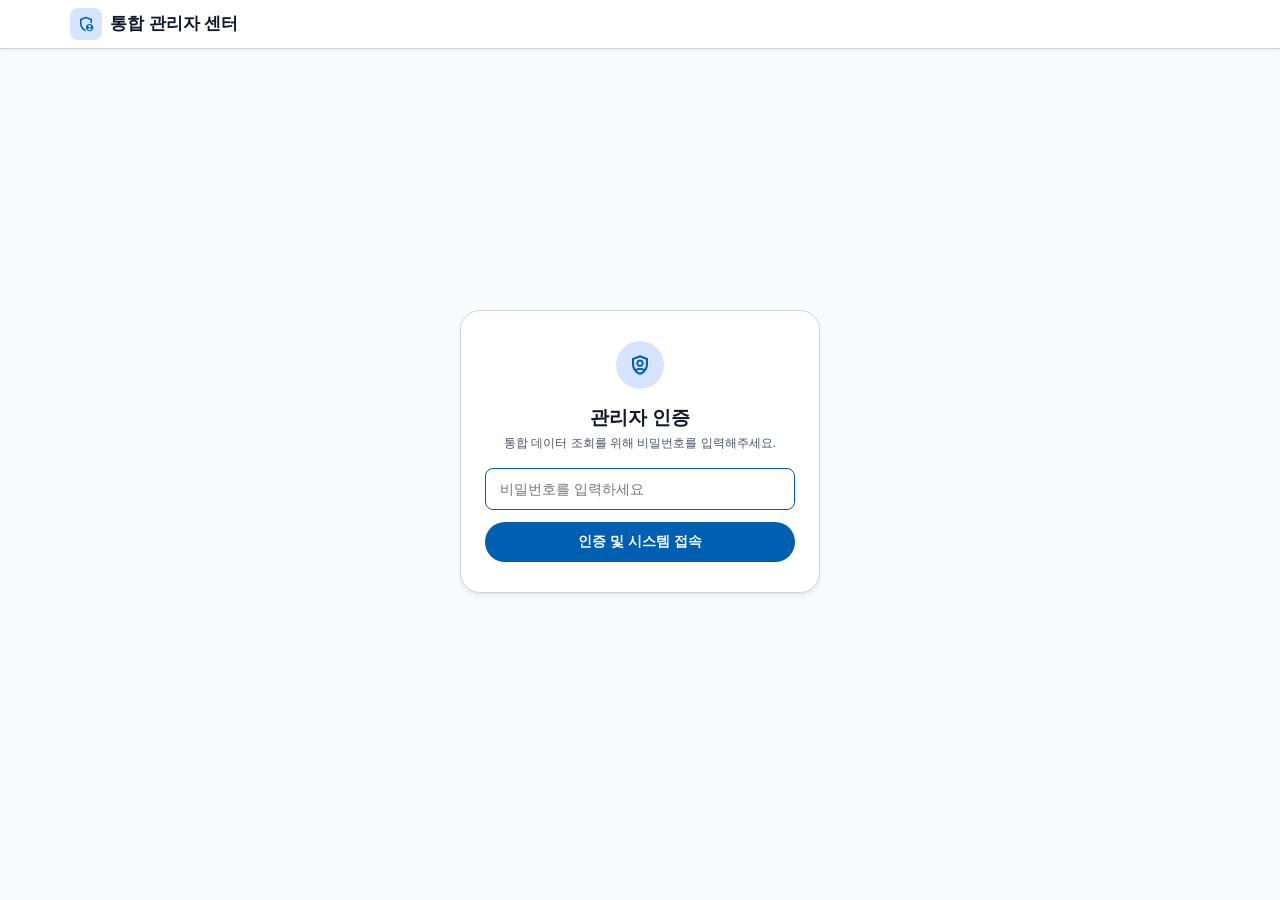
<file: admin.html>
<!DOCTYPE html>
<html lang="ko">
<head>
  <meta charset="UTF-8">
  <meta name="viewport" content="width=device-width, initial-scale=1.0">
  <title>통합 관리자 센터 - 주말 언제와?</title>
  <link rel="icon" type="image/png" href="/day-off.png">
  <link rel="preconnect" href="https://fonts.googleapis.com">
  <link rel="preconnect" href="https://fonts.gstatic.com" crossorigin>
  <link href="https://fonts.googleapis.com/css2?family=Pretendard:wght@400;500;600;700;800;900&family=Material+Symbols+Outlined:opsz,wght,FILL,GRAD@20..48,100..700,0..1,-50..200&display=swap" rel="stylesheet">
  
  <style>
    /* ==========================================
       1. Material Design 3 토큰 정의
       ========================================== */
    :root {
      --md-sys-color-primary: #005fb0;
      --md-sys-color-on-primary: #ffffff;
      --md-sys-color-primary-container: #d6e4ff;
      --md-sys-color-on-primary-container: #001b3d;
      
      --md-sys-color-secondary: #535f70;
      --md-sys-color-secondary-container: #d7e3f7;
      --md-sys-color-on-secondary-container: #101c2b;
      
      --md-sys-color-surface: #ffffff;
      --md-sys-color-surface-dim: #f8fafc;
      --md-sys-color-surface-container: #ffffff;
      --md-sys-color-surface-container-high: #f1f5f9;
      --md-sys-color-surface-container-highest: #e2e8f0;
      
      --md-sys-color-on-surface: #0f172a;
      --md-sys-color-on-surface-variant: #475569;
      --md-sys-color-outline: #94a3b8;
      --md-sys-color-outline-variant: #cbd5e1;
      
      --md-sys-color-error: #ba1a1a;
      --md-sys-color-error-container: #ffdad6;
      --md-sys-color-on-error-container: #410002;

      --md-shape-corner-xs: 4px;
      --md-shape-corner-s: 8px;
      --md-shape-corner-m: 10px;
      --md-shape-corner-l: 14px;
      --md-shape-corner-xl: 20px;
      --md-shape-corner-full: 9999px;

      --md-elevation-1: 0 1px 3px 0 rgba(15, 23, 42, 0.06), 0 1px 2px -1px rgba(15, 23, 42, 0.06);
      --md-elevation-2: 0 4px 6px -1px rgba(15, 23, 42, 0.06), 0 2px 4px -2px rgba(15, 23, 42, 0.06);
      --md-elevation-3: 0 10px 15px -3px rgba(15, 23, 42, 0.12), 0 4px 6px -4px rgba(15, 23, 42, 0.12);
    }

    * {
      box-sizing: border-box;
      margin: 0;
      padding: 0;
      font-family: 'Pretendard', -apple-system, BlinkMacSystemFont, Roboto, sans-serif;
      -webkit-font-smoothing: antialiased;
      -webkit-tap-highlight-color: transparent;
    }

    body {
      background-color: var(--md-sys-color-surface-dim);
      color: var(--md-sys-color-on-surface);
      min-height: 100vh;
      display: flex;
      flex-direction: column;
      align-items: center;
      padding: 0 0 40px;
    }

    .material-symbols-outlined {
      font-size: 18px;
      vertical-align: middle;
      font-variation-settings: 'FILL' 0, 'wght' 500, 'GRAD' 0, 'opsz' 20;
    }

    .container {
      width: 100%;
      max-width: 1140px;
      padding: 0 16px;
      display: flex;
      flex-direction: column;
      gap: 12px;
    }

    .marquee-box {
      width: 100%;
      max-width: 100%;
      overflow: hidden;
      white-space: nowrap;
      display: block;
      position: relative;
    }

    .marquee-text {
      display: inline-block;
      white-space: nowrap;
      max-width: 100%;
      overflow: hidden;
      text-overflow: ellipsis;
      vertical-align: middle;
    }

    .marquee-text.is-marquee {
      max-width: none;
      overflow: visible;
      text-overflow: clip;
      animation: autoMarqueeScroll 4.2s ease-in-out infinite alternate;
      will-change: transform;
    }

    @keyframes autoMarqueeScroll {
      0%, 20% { transform: translateX(0); }
      80%, 100% { transform: translateX(var(--marquee-dist, -24px)); }
    }

    /* 탑 앱 바 */
    .top-app-bar {
      width: 100%;
      background-color: var(--md-sys-color-surface);
      border-bottom: 1.5px solid var(--md-sys-color-outline-variant);
      box-shadow: var(--md-elevation-1);
      position: sticky;
      top: 0;
      z-index: 100;
      display: flex;
      justify-content: center;
      padding: 8px 16px;
      margin-bottom: 12px;
    }

    .top-app-bar-inner {
      width: 100%;
      max-width: 1140px;
      display: flex;
      align-items: center;
      justify-content: space-between;
      gap: 8px;
      min-width: 0;
    }

    .brand-section {
      display: flex;
      align-items: center;
      gap: 8px;
      min-width: 0;
      flex: 1 1 auto;
      overflow: hidden;
    }

    .brand-logo-badge {
      width: 32px;
      height: 32px;
      border-radius: var(--md-shape-corner-s);
      background-color: var(--md-sys-color-primary-container);
      color: var(--md-sys-color-primary);
      display: flex;
      align-items: center;
      justify-content: center;
      flex-shrink: 0;
    }

    .brand-text.marquee-box {
      flex: 1;
      min-width: 0;
    }

    .brand-text h1.marquee-text {
      font-size: 1.05rem;
      font-weight: 900;
      color: var(--md-sys-color-on-surface);
      line-height: 1.2;
    }

    .top-actions {
      display: flex;
      align-items: center;
      gap: 6px;
      flex-shrink: 0;
    }

    .md-btn {
      display: inline-flex;
      align-items: center;
      justify-content: center;
      gap: 4px;
      padding: 6px 12px;
      border-radius: var(--md-shape-corner-full);
      font-size: 0.75rem;
      font-weight: 700;
      border: 1px solid transparent;
      cursor: pointer;
      transition: all 0.2s cubic-bezier(0.2, 0, 0, 1);
      white-space: nowrap;
      user-select: none;
    }

    .md-btn-tonal {
      background-color: var(--md-sys-color-secondary-container);
      color: var(--md-sys-color-on-secondary-container);
      border-color: var(--md-sys-color-outline-variant);
    }
    .md-btn-tonal:hover { background-color: #c5d7f2; }

    .md-btn-error {
      background-color: var(--md-sys-color-error-container);
      color: var(--md-sys-color-error);
      border-color: rgba(186, 26, 26, 0.2);
    }
    .md-btn-error:hover { background-color: #ffc9c2; }

    .md-btn-filled {
      background-color: var(--md-sys-color-primary);
      color: var(--md-sys-color-on-primary);
    }
    .md-btn-filled:hover { background-color: #00497d; }

    .sync-status-pill {
      display: inline-flex;
      align-items: center;
      gap: 4px;
      padding: 3px 8px;
      border-radius: var(--md-shape-corner-full);
      background-color: var(--md-sys-color-primary-container);
      color: var(--md-sys-color-primary);
      font-size: 0.6875rem;
      font-weight: 800;
      opacity: 0;
      transition: opacity 0.25s ease;
    }
    .sync-status-pill.active { opacity: 1; }
    .spin-icon { animation: spin 1s linear infinite; }
    @keyframes spin { 100% { transform: rotate(360deg); } }

    /* 로그인 뷰 */
    .auth-container {
      width: 100%;
      min-height: calc(100vh - 120px);
      display: flex;
      align-items: center;
      justify-content: center;
    }

    .auth-card {
      width: 100%;
      max-width: 360px;
      background-color: var(--md-sys-color-surface-container);
      border-radius: var(--md-shape-corner-xl);
      border: 1.5px solid var(--md-sys-color-outline-variant);
      box-shadow: var(--md-elevation-2);
      padding: 30px 24px;
      text-align: center;
      display: flex;
      flex-direction: column;
      gap: 16px;
    }

    .auth-icon-circle {
      width: 48px;
      height: 48px;
      border-radius: var(--md-shape-corner-full);
      background-color: var(--md-sys-color-primary-container);
      color: var(--md-sys-color-primary);
      display: flex;
      align-items: center;
      justify-content: center;
      margin: 0 auto;
    }
    .auth-icon-circle .material-symbols-outlined { font-size: 24px; }

    .auth-header h2 { font-size: 1.2rem; font-weight: 900; color: var(--md-sys-color-on-surface); }
    .auth-header p { font-size: 0.75rem; color: var(--md-sys-color-on-surface-variant); margin-top: 4px; }

    .auth-input-group { display: flex; flex-direction: column; gap: 12px; text-align: left; }

    .m3-text-field {
      width: 100%;
      padding: 12px 14px;
      background-color: var(--md-sys-color-surface-container-high);
      border: 1.5px solid var(--md-sys-color-outline-variant);
      border-radius: var(--md-shape-corner-s);
      font-size: 0.875rem;
      color: var(--md-sys-color-on-surface);
      outline: none;
      transition: border-color 0.2s ease;
    }
    .m3-text-field:focus { border-color: var(--md-sys-color-primary); background-color: var(--md-sys-color-surface); }

    /* 탭 메뉴 */
    .admin-tab-nav {
      display: flex;
      gap: 8px;
      border-bottom: 2px solid var(--md-sys-color-outline-variant);
      padding-bottom: 2px;
      margin-bottom: 4px;
    }

    .tab-item-btn {
      display: inline-flex;
      align-items: center;
      gap: 6px;
      padding: 10px 18px;
      border: none;
      background: transparent;
      font-size: 0.9375rem;
      font-weight: 800;
      color: var(--md-sys-color-on-surface-variant);
      cursor: pointer;
      border-bottom: 3px solid transparent;
      transition: all 0.2s ease;
      margin-bottom: -2px;
    }

    .tab-item-btn:hover { color: var(--md-sys-color-primary); }

    .tab-item-btn.active {
      color: var(--md-sys-color-primary);
      border-bottom-color: var(--md-sys-color-primary);
    }

    /* KPI 그리드 */
    .kpi-grid {
      display: grid;
      grid-template-columns: repeat(4, 1fr);
      gap: 10px;
      width: 100%;
    }

    .kpi-card {
      background-color: var(--md-sys-color-surface-container);
      border: 1.5px solid var(--md-sys-color-outline-variant);
      border-radius: var(--md-shape-corner-m);
      padding: 10px 12px;
      display: flex;
      align-items: center;
      justify-content: space-between;
      box-shadow: var(--md-elevation-1);
      min-width: 0;
      gap: 8px;
    }

    .kpi-info { display: flex; flex-direction: column; min-width: 0; flex: 1; overflow: hidden; }
    .kpi-label { font-size: 0.6875rem; font-weight: 700; color: var(--md-sys-color-on-surface-variant); white-space: nowrap; overflow: hidden; }
    .kpi-value { font-size: 1.25rem; font-weight: 900; color: var(--md-sys-color-on-surface); line-height: 1.1; margin-top: 2px; }

    .kpi-icon-box {
      width: 32px;
      height: 32px;
      border-radius: var(--md-shape-corner-s);
      display: flex;
      align-items: center;
      justify-content: center;
      flex-shrink: 0;
    }
    .kpi-icon-box.total { background-color: var(--md-sys-color-primary-container); color: var(--md-sys-color-primary); }
    .kpi-icon-box.bug { background-color: #fee2e2; color: #b91c1c; }
    .kpi-icon-box.improve { background-color: #fef3c7; color: #d97706; }
    .kpi-icon-box.idea { background-color: #e0e7ff; color: #4338ca; }
    .kpi-icon-box.user { background-color: #f3e8ff; color: #7e22ce; }

    /* 필터 및 검색 바 */
    .filter-search-bar {
      display: flex;
      justify-content: space-between;
      align-items: center;
      gap: 8px;
      background-color: var(--md-sys-color-surface-container);
      border: 1.5px solid var(--md-sys-color-outline-variant);
      border-radius: var(--md-shape-corner-m);
      padding: 8px 12px;
      box-shadow: var(--md-elevation-1);
    }

    .filter-chips-group {
      display: flex;
      align-items: center;
      gap: 6px;
      overflow-x: auto;
      white-space: nowrap;
      -webkit-overflow-scrolling: touch;
      scrollbar-width: none;
      padding: 2px 0;
    }
    .filter-chips-group::-webkit-scrollbar { display: none; }

    .filter-chip {
      display: inline-flex;
      align-items: center;
      gap: 4px;
      padding: 5px 11px;
      border-radius: var(--md-shape-corner-s);
      background-color: var(--md-sys-color-surface-container-high);
      border: 1px solid var(--md-sys-color-outline-variant);
      color: var(--md-sys-color-on-surface-variant);
      font-size: 0.75rem;
      font-weight: 700;
      cursor: pointer;
      transition: all 0.2s ease;
      user-select: none;
      flex-shrink: 0;
    }

    .filter-chip:hover { border-color: var(--md-sys-color-primary); color: var(--md-sys-color-on-surface); }
    .filter-chip.active { background-color: var(--md-sys-color-primary-container); color: var(--md-sys-color-on-primary-container); border-color: var(--md-sys-color-primary); }

    .search-box {
      display: flex;
      align-items: center;
      gap: 6px;
      background-color: var(--md-sys-color-surface-container-high);
      border: 1.5px solid var(--md-sys-color-outline-variant);
      border-radius: var(--md-shape-corner-full);
      padding: 4px 12px;
      width: 220px;
      flex-shrink: 0;
    }
    .search-box:focus-within { border-color: var(--md-sys-color-primary); background-color: var(--md-sys-color-surface); }
    .search-box input { border: none; background: transparent; outline: none; font-size: 0.75rem; color: var(--md-sys-color-on-surface); width: 100%; }
    .search-box .material-symbols-outlined { color: var(--md-sys-color-outline); font-size: 16px; }

    /* 테이블 */
    .table-container-card {
      background-color: var(--md-sys-color-surface-container);
      border: 1.5px solid var(--md-sys-color-outline-variant);
      border-radius: var(--md-shape-corner-m);
      overflow: hidden;
      box-shadow: var(--md-elevation-1);
      display: block;
    }

    table.m3-table { width: 100%; border-collapse: collapse; text-align: left; }
    table.m3-table th, table.m3-table td { padding: 12px 14px; border-bottom: 1px solid var(--md-sys-color-surface-container-highest); vertical-align: middle; }
    table.m3-table th { background-color: var(--md-sys-color-surface-container-high); font-size: 0.75rem; font-weight: 800; color: var(--md-sys-color-on-surface-variant); border-bottom: 1.5px solid var(--md-sys-color-outline-variant); white-space: nowrap; }
    table.m3-table tr:last-child td { border-bottom: none; }
    table.m3-table tr:hover td { background-color: var(--md-sys-color-surface-dim); }

    .col-no { width: 50px; text-align: center; font-weight: 800; color: var(--md-sys-color-on-surface-variant); font-size: 0.8125rem; }
    .col-date { width: 160px; font-size: 0.75rem; color: var(--md-sys-color-on-surface-variant); font-variant-numeric: tabular-nums; white-space: nowrap; }
    .col-cat { width: 130px; }
    .col-content { font-size: 0.875rem; color: var(--md-sys-color-on-surface); white-space: pre-wrap; word-break: break-word; line-height: 1.5; }

    .cat-badge {
      display: inline-flex;
      align-items: center;
      gap: 3px;
      padding: 3px 8px;
      border-radius: var(--md-shape-corner-s);
      font-size: 0.6875rem;
      font-weight: 800;
      white-space: nowrap;
    }
    .badge-bug { background-color: #fee2e2; color: #b91c1c; border: 1px solid #fca5a5; }
    .badge-improve { background-color: #fef3c7; color: #d97706; border: 1px solid #fcd34d; }
    .badge-idea { background-color: #e0e7ff; color: #4338ca; border: 1px solid #c7d2fe; }
    .badge-etc { background-color: var(--md-sys-color-surface-container-highest); color: var(--md-sys-color-on-surface-variant); }

    /* 비밀번호 숨김/보임 UI */
    .pw-display-box {
      display: inline-flex;
      align-items: center;
      gap: 6px;
      font-family: monospace;
      font-size: 0.875rem;
      font-weight: 700;
      background-color: var(--md-sys-color-surface-container-high);
      padding: 2px 8px;
      border-radius: 4px;
      border: 1px solid var(--md-sys-color-outline-variant);
    }

    .btn-toggle-pw {
      background: none;
      border: none;
      cursor: pointer;
      color: var(--md-sys-color-outline);
      display: inline-flex;
      align-items: center;
      padding: 0;
    }
    .btn-toggle-pw:hover { color: var(--md-sys-color-primary); }

    /* 액션 버튼 그룹 */
    .user-action-group {
      display: flex;
      align-items: center;
      gap: 6px;
    }

    .btn-table-action {
      display: inline-flex;
      align-items: center;
      gap: 2px;
      padding: 4px 8px;
      border-radius: var(--md-shape-corner-s);
      font-size: 0.75rem;
      font-weight: 800;
      border: 1px solid var(--md-sys-color-outline-variant);
      cursor: pointer;
      transition: all 0.15s ease;
      background-color: var(--md-sys-color-surface);
    }

    .btn-table-action.edit { color: var(--md-sys-color-primary); }
    .btn-table-action.edit:hover { background-color: var(--md-sys-color-primary-container); border-color: var(--md-sys-color-primary); }

    .btn-table-action.delete { color: var(--md-sys-color-error); }
    .btn-table-action.delete:hover { background-color: var(--md-sys-color-error-container); border-color: var(--md-sys-color-error); }

    /* 모바일 카드 뷰 */
    .mobile-cards-view { display: none; flex-direction: column; gap: 10px; width: 100%; }

    .mobile-feedback-card {
      background-color: var(--md-sys-color-surface-container);
      border: 1.5px solid var(--md-sys-color-outline-variant);
      border-radius: var(--md-shape-corner-m);
      padding: 12px 14px;
      box-shadow: var(--md-elevation-1);
      display: flex;
      flex-direction: column;
      gap: 8px;
    }

    .mobile-card-header { display: flex; align-items: center; justify-content: space-between; border-bottom: 1px dashed var(--md-sys-color-outline-variant); padding-bottom: 8px; }
    .mobile-card-header-left { display: flex; align-items: center; gap: 6px; }
    .mobile-card-num { font-size: 0.75rem; font-weight: 900; color: var(--md-sys-color-primary); background-color: var(--md-sys-color-primary-container); padding: 1px 6px; border-radius: var(--md-shape-corner-s); }
    .mobile-card-date { font-size: 0.6875rem; color: var(--md-sys-color-on-surface-variant); font-variant-numeric: tabular-nums; }
    .mobile-card-body { font-size: 0.875rem; color: var(--md-sys-color-on-surface); line-height: 1.5; white-space: pre-wrap; word-break: break-word; }

    .empty-state { padding: 40px 16px; text-align: center; display: flex; flex-direction: column; align-items: center; gap: 8px; color: var(--md-sys-color-on-surface-variant); }
    .empty-state .material-symbols-outlined { font-size: 40px; color: var(--md-sys-color-outline); }
    .empty-state p { font-size: 0.875rem; font-weight: 600; }

    /* 모달 팝업 */
    .admin-modal-backdrop {
      position: fixed;
      inset: 0;
      background-color: rgba(0, 0, 0, 0.5);
      backdrop-filter: blur(4px);
      z-index: 1500;
      display: none;
      align-items: center;
      justify-content: center;
    }
    .admin-modal-backdrop.is-open { display: flex; }

    .admin-modal-card {
      width: 90%;
      max-width: 380px;
      background-color: var(--md-sys-color-surface);
      border-radius: var(--md-shape-corner-l);
      border: 1.5px solid var(--md-sys-color-outline-variant);
      box-shadow: var(--md-elevation-3);
      padding: 20px;
      display: flex;
      flex-direction: column;
      gap: 14px;
    }

    .admin-modal-title { font-size: 1.05rem; font-weight: 900; color: var(--md-sys-color-on-surface); }

    @media (max-width: 768px) {
      body { padding-bottom: 30px; }
      .top-app-bar { padding: 8px 12px; margin-bottom: 10px; }
      .container { padding: 0 10px; gap: 10px; }
      .brand-section { flex: 1 1 0%; min-width: 0; }
      .brand-text h1.marquee-text { font-size: 0.95rem; }
      .top-actions .btn-text { display: none; }
      .top-actions .md-btn { padding: 6px 8px; }

      .kpi-grid { grid-template-columns: repeat(2, 1fr); gap: 8px; }
      .kpi-card { padding: 8px 10px; }
      .kpi-value { font-size: 1.15rem; }
      .kpi-icon-box { width: 28px; height: 28px; }
      
      .filter-search-bar { flex-direction: column; align-items: stretch; padding: 8px 10px; gap: 8px; }
      .search-box { width: 100%; }

      .table-container-card { display: none !important; }
      .mobile-cards-view { display: flex !important; }
    }
  </style>
</head>
<body>

  <!-- 1. 탑 앱 바 -->
  <header class="top-app-bar">
    <div class="top-app-bar-inner">
      <div class="brand-section">
        <div class="brand-logo-badge">
          <span class="material-symbols-outlined">admin_panel_settings</span>
        </div>
        <div class="brand-text marquee-box" id="brand-title-box">
          <h1 class="marquee-text" id="brand-title-text">통합 관리자 센터</h1>
        </div>
      </div>

      <div class="top-actions" id="top-actions-box" style="display: none;">
        <span class="sync-status-pill" id="sync-status">
          <span class="material-symbols-outlined spin-icon" style="font-size: 12px;">sync</span>
          <span>동기화 중...</span>
        </span>
        <button type="button" class="md-btn md-btn-tonal" id="btn-refresh" onclick="refreshCurrentTab()">
          <span class="material-symbols-outlined">refresh</span>
          <span class="btn-text">새로고침</span>
        </button>
        <button type="button" class="md-btn md-btn-error" onclick="handleLogout()" title="로그아웃">
          <span class="material-symbols-outlined">logout</span>
          <span class="btn-text">로그아웃</span>
        </button>
      </div>
    </div>
  </header>

  <main class="container">
    <!-- 2. 로그인 인증 뷰 -->
    <div class="auth-container" id="auth-view">
      <div class="auth-card">
        <div class="auth-icon-circle">
          <span class="material-symbols-outlined">shield_person</span>
        </div>
        <div class="auth-header">
          <h2>관리자 인증</h2>
          <p>통합 데이터 조회를 위해 비밀번호를 입력해주세요.</p>
        </div>
        <form onsubmit="handleLogin(event)" class="auth-input-group">
          <input type="password" id="admin-pw" class="m3-text-field" placeholder="비밀번호를 입력하세요" required autofocus />
          <button type="submit" id="login-btn" class="md-btn md-btn-filled" style="padding: 10px; font-size: 0.875rem;">
            <span>인증 및 시스템 접속</span>
          </button>
        </form>
      </div>
    </div>

    <!-- 3. 메인 관리자 대시보드 뷰 -->
    <div id="dashboard-view" style="display: none; flex-direction: column; gap: 12px;">
      
      <!-- 탭 네비게이션 -->
      <nav class="admin-tab-nav">
        <button type="button" class="tab-item-btn active" id="tab-btn-feedbacks" onclick="switchTab('feedbacks')">
          <span class="material-symbols-outlined">chat</span>
          <span>피드백 관리</span>
        </button>
        <button type="button" class="tab-item-btn" id="tab-btn-users" onclick="switchTab('users')">
          <span class="material-symbols-outlined">group</span>
          <span>회원 계정 관리</span>
        </button>
      </nav>

      <!-- SECTION 1: 피드백 관리 영역 -->
      <div id="section-feedbacks" style="display: flex; flex-direction: column; gap: 12px;">
        <!-- KPI 요약 카드 그리드 -->
        <section class="kpi-grid">
          <div class="kpi-card">
            <div class="kpi-info">
              <span class="kpi-label marquee-box"><span class="marquee-text">전체 피드백</span></span>
              <span class="kpi-value" id="kpi-total">0</span>
            </div>
            <div class="kpi-icon-box total"><span class="material-symbols-outlined">mark_chat_unread</span></div>
          </div>

          <div class="kpi-card">
            <div class="kpi-info">
              <span class="kpi-label marquee-box"><span class="marquee-text">개선사항 요청</span></span>
              <span class="kpi-value" id="kpi-improve">0</span>
            </div>
            <div class="kpi-icon-box improve"><span class="material-symbols-outlined">tune</span></div>
          </div>

          <div class="kpi-card">
            <div class="kpi-info">
              <span class="kpi-label marquee-box"><span class="marquee-text">오류 신고</span></span>
              <span class="kpi-value" id="kpi-bug">0</span>
            </div>
            <div class="kpi-icon-box bug"><span class="material-symbols-outlined">bug_report</span></div>
          </div>

          <div class="kpi-card">
            <div class="kpi-info">
              <span class="kpi-label marquee-box"><span class="marquee-text">신기능 아이디어</span></span>
              <span class="kpi-value" id="kpi-idea">0</span>
            </div>
            <div class="kpi-icon-box idea"><span class="material-symbols-outlined">lightbulb</span></div>
          </div>
        </section>

        <!-- 필터 & 검색 바 -->
        <section class="filter-search-bar">
          <div class="filter-chips-group">
            <button type="button" class="filter-chip active" data-filter="all"><span>전체보기</span></button>
            <button type="button" class="filter-chip" data-filter="개선사항 요청"><span class="material-symbols-outlined" style="font-size: 14px;">tune</span><span>개선요청</span></button>
            <button type="button" class="filter-chip" data-filter="오류신고"><span class="material-symbols-outlined" style="font-size: 14px;">bug_report</span><span>오류신고</span></button>
            <button type="button" class="filter-chip" data-filter="신기능 아이디어"><span class="material-symbols-outlined" style="font-size: 14px;">lightbulb</span><span>신기능</span></button>
          </div>

          <div class="search-box">
            <span class="material-symbols-outlined">search</span>
            <input type="text" id="fb-search-input" placeholder="피드백 내용 검색..." />
          </div>
        </section>

        <!-- PC 전용 피드백 테이블 -->
        <div class="table-container-card">
          <table class="m3-table">
            <thead>
              <tr>
                <th class="col-no">No.</th>
                <th class="col-date">접수 일시</th>
                <th class="col-cat">카테고리</th>
                <th>피드백 상세 내용</th>
              </tr>
            </thead>
            <tbody id="desktop-fb-table-body"></tbody>
          </table>
        </div>

        <!-- 모바일 전용 피드백 카드 리스트 -->
        <div class="mobile-cards-view" id="mobile-fb-cards-container"></div>
      </div>

      <!-- SECTION 2: 회원 계정 관리 영역 -->
      <div id="section-users" style="display: none; flex-direction: column; gap: 12px;">
        <!-- KPI 요약 카드 그리드 -->
        <section class="kpi-grid">
          <div class="kpi-card">
            <div class="kpi-info">
              <span class="kpi-label marquee-box"><span class="marquee-text">가입 회원 수</span></span>
              <span class="kpi-value" id="kpi-user-total">0명</span>
            </div>
            <div class="kpi-icon-box user"><span class="material-symbols-outlined">group</span></div>
          </div>
        </section>

        <!-- 회원 검색 바 -->
        <section class="filter-search-bar">
          <div style="font-size: 0.8125rem; font-weight: 800; color: var(--md-sys-color-on-surface-variant);">
            <span>등록된 사용자 계정 정보</span>
          </div>

          <div class="search-box">
            <span class="material-symbols-outlined">search</span>
            <input type="text" id="user-search-input" placeholder="아이디/이름 검색..." />
          </div>
        </section>

        <!-- PC 전용 회원 테이블 -->
        <div class="table-container-card">
          <table class="m3-table">
            <thead>
              <tr>
                <th class="col-no">No.</th>
                <th>아이디</th>
                <th>비밀번호</th>
                <th>이름</th>
                <th class="col-date">가입일시</th>
                <th class="col-date">최근 로그인</th>
                <th style="width: 140px; text-align: center;">계정 관리</th>
              </tr>
            </thead>
            <tbody id="desktop-user-table-body"></tbody>
          </table>
        </div>

        <!-- 모바일 전용 회원 카드 리스트 -->
        <div class="mobile-cards-view" id="mobile-user-cards-container"></div>
      </div>

    </div>
  </main>

  <!-- 관리자 전용 회원 비밀번호 변경 모달 -->
  <div class="admin-modal-backdrop" id="user-pw-modal-backdrop">
    <div class="admin-modal-card">
      <h3 class="admin-modal-title" id="pw-modal-user-id">비밀번호 변경</h3>
      <form onsubmit="executeAdminChangePassword(event)" style="display: flex; flex-direction: column; gap: 12px;">
        <input type="hidden" id="modal-target-user-id" value="" />
        <div style="display: flex; flex-direction: column; gap: 4px;">
          <label for="modal-new-pw" style="font-size: 0.75rem; font-weight: 700; color: var(--md-sys-color-outline);">새 비밀번호</label>
          <input type="text" id="modal-new-pw" class="m3-text-field" placeholder="변경할 비밀번호 입력" required />
        </div>
        <div style="display: flex; justify-content: flex-end; gap: 8px; margin-top: 6px;">
          <button type="button" class="md-btn md-btn-tonal" onclick="closePwModal()">취소</button>
          <button type="submit" id="modal-pw-submit-btn" class="md-btn md-btn-filled">비밀번호 수정</button>
        </div>
      </form>
    </div>
  </div>

  <script>
    const APPS_SCRIPT_URL = 'https://script.google.com/macros/s/AKfycbxyLX-M_XVv8_9TiIEZ9mmHaKyGz4XHE_bcwyMGWnms5fs6G-gfW6nwghUoxpFB1cL58g/exec';
    const STORAGE_KEY = 'admin_session_pass';

    let currentPassword = '';
    let currentTab = 'feedbacks'; // 'feedbacks' | 'users'

    let allFeedbacks = [];
    let activeFbFilter = 'all';
    let fbSearchQuery = '';

    let allUsers = [];
    let userSearchQuery = '';
    let visiblePasswords = new Set(); // 비밀번호가 표시된 회원 아이디 집합

    function checkAndApplyMarquees() {
      const marqueeBoxes = document.querySelectorAll('.marquee-box');
      marqueeBoxes.forEach(box => {
        const textEl = box.querySelector('.marquee-text');
        if (!textEl || !textEl.innerText.trim()) return;

        textEl.classList.remove('is-marquee');

        const containerWidth = box.clientWidth;
        const textWidth = textEl.scrollWidth;

        if (textWidth > containerWidth + 1) {
          textEl.classList.add('is-marquee');
          const overflowDistance = textWidth - containerWidth + 8;
          textEl.style.setProperty('--marquee-dist', `-${overflowDistance}px`);
        } else {
          textEl.style.removeProperty('--marquee-dist');
        }
      });
    }

    function formatDateTime(val) {
      if (!val) return '-';
      const d = new Date(val);
      if (isNaN(d.getTime())) return String(val);
      const yyyy = d.getFullYear();
      const mm = String(d.getMonth() + 1).padStart(2, '0');
      const dd = String(d.getDate()).padStart(2, '0');
      const hh = String(d.getHours()).padStart(2, '0');
      const min = String(d.getMinutes()).padStart(2, '0');
      const ss = String(d.getSeconds()).padStart(2, '0');
      return `${yyyy}-${mm}-${dd} ${hh}:${min}:${ss}`;
    }

    function escapeHtml(text) {
      const div = document.createElement('div');
      div.innerText = text;
      return div.innerHTML;
    }

    function getCategoryBadge(category) {
      const cat = String(category || '').trim();
      if (cat === '오류신고') return `<span class="cat-badge badge-bug"><span class="material-symbols-outlined" style="font-size: 13px;">bug_report</span>오류신고</span>`;
      if (cat === '개선사항 요청') return `<span class="cat-badge badge-improve"><span class="material-symbols-outlined" style="font-size: 13px;">tune</span>개선요청</span>`;
      if (cat === '신기능 아이디어') return `<span class="cat-badge badge-idea"><span class="material-symbols-outlined" style="font-size: 13px;">lightbulb</span>신기능</span>`;
      return `<span class="cat-badge badge-etc">${escapeHtml(cat || '기타')}</span>`;
    }

    function switchTab(tabName) {
      currentTab = tabName;
      document.getElementById('tab-btn-feedbacks').classList.toggle('active', tabName === 'feedbacks');
      document.getElementById('tab-btn-users').classList.toggle('active', tabName === 'users');

      document.getElementById('section-feedbacks').style.display = tabName === 'feedbacks' ? 'flex' : 'none';
      document.getElementById('section-users').style.display = tabName === 'users' ? 'flex' : 'none';

      if (tabName === 'feedbacks') {
        fetchFeedbacks();
      } else {
        fetchUsers();
      }
    }

    function refreshCurrentTab() {
      if (currentTab === 'feedbacks') {
        fetchFeedbacks();
      } else {
        fetchUsers();
      }
    }

    function handleLogin(e) {
      e.preventDefault();
      currentPassword = document.getElementById('admin-pw').value.trim();
      fetchFeedbacks(true);
    }

    function handleLogout() {
      if (confirm('로그아웃 하시겠습니까?')) {
        localStorage.removeItem(STORAGE_KEY);
        currentPassword = '';
        allFeedbacks = [];
        allUsers = [];
        document.getElementById('admin-pw').value = '';
        document.getElementById('dashboard-view').style.display = 'none';
        document.getElementById('top-actions-box').style.display = 'none';
        document.getElementById('auth-view').style.display = 'flex';
      }
    }

    // ==========================================
    // API 1. 피드백 목록 가져오기
    // ==========================================
    async function fetchFeedbacks(isManualLogin = false) {
      const syncStatus = document.getElementById('sync-status');
      const loginBtn = document.getElementById('login-btn');
      const refreshBtn = document.getElementById('btn-refresh');

      if (syncStatus) syncStatus.classList.add('active');
      if (isManualLogin && loginBtn) loginBtn.innerText = '인증 확인 중...';
      if (refreshBtn) refreshBtn.style.opacity = '0.6';

      try {
        const response = await fetch(APPS_SCRIPT_URL, {
          method: 'POST',
          body: JSON.stringify({
            action: 'getAdminFeedbacks',
            password: currentPassword
          })
        });

        const result = await response.json();

        if (result.status === 'success') {
          localStorage.setItem(STORAGE_KEY, currentPassword);
          allFeedbacks = result.data || [];

          document.getElementById('auth-view').style.display = 'none';
          document.getElementById('dashboard-view').style.display = 'flex';
          document.getElementById('top-actions-box').style.display = 'flex';

          updateFeedbackKpis();
          renderFeedbackViews();
          checkAndApplyMarquees();
        } else {
          localStorage.removeItem(STORAGE_KEY);
          document.getElementById('dashboard-view').style.display = 'none';
          document.getElementById('top-actions-box').style.display = 'none';
          document.getElementById('auth-view').style.display = 'flex';
          alert(result.message || '인증에 실패했습니다. 비밀번호를 확인해주세요.');
        }
      } catch (err) {
        console.error('피드백 조회 오류:', err);
        if (isManualLogin) alert('네트워크 오류가 발생했습니다.');
      } finally {
        if (syncStatus) syncStatus.classList.remove('active');
        if (loginBtn) loginBtn.innerText = '인증 및 시스템 접속';
        if (refreshBtn) refreshBtn.style.opacity = '1';
      }
    }

    // ==========================================
    // API 2. 회원 계정 목록 가져오기
    // ==========================================
    async function fetchUsers() {
      const syncStatus = document.getElementById('sync-status');
      if (syncStatus) syncStatus.classList.add('active');

      try {
        const response = await fetch(APPS_SCRIPT_URL, {
          method: 'POST',
          body: JSON.stringify({
            action: 'getAdminUsers',
            password: currentPassword
          })
        });

        const result = await response.json();

        if (result.status === 'success') {
          allUsers = result.data || [];
          document.getElementById('kpi-user-total').innerText = `${allUsers.length}명`;
          renderUserViews();
          checkAndApplyMarquees();
        } else {
          alert('회원 목록을 가져오지 못했습니다: ' + result.message);
        }
      } catch (err) {
        console.error('회원 목록 조회 오류:', err);
      } finally {
        if (syncStatus) syncStatus.classList.remove('active');
      }
    }

    function updateFeedbackKpis() {
      let bugCount = 0, improveCount = 0, ideaCount = 0;
      allFeedbacks.forEach(item => {
        const cat = String(item.category || '').trim();
        if (cat === '오류신고') bugCount++;
        else if (cat === '개선사항 요청') improveCount++;
        else if (cat === '신기능 아이디어') ideaCount++;
      });

      document.getElementById('kpi-total').innerText = allFeedbacks.length;
      document.getElementById('kpi-bug').innerText = bugCount;
      document.getElementById('kpi-improve').innerText = improveCount;
      document.getElementById('kpi-idea').innerText = ideaCount;
    }

    function renderFeedbackViews() {
      const desktopTbody = document.getElementById('desktop-fb-table-body');
      const mobileContainer = document.getElementById('mobile-fb-cards-container');

      const filtered = allFeedbacks.filter(item => {
        const matchCategory = (activeFbFilter === 'all') || (item.category === activeFbFilter);
        const matchSearch = !fbSearchQuery || 
          String(item.content || '').toLowerCase().includes(fbSearchQuery.toLowerCase()) ||
          String(item.id || '').toLowerCase().includes(fbSearchQuery.toLowerCase());
        return matchCategory && matchSearch;
      });

      if (filtered.length === 0) {
        const emptyHtml = `<div class="empty-state"><span class="material-symbols-outlined">inbox</span><p>조건에 일치하는 피드백 내역이 없습니다.</p></div>`;
        desktopTbody.innerHTML = `<tr><td colspan="4">${emptyHtml}</td></tr>`;
        mobileContainer.innerHTML = emptyHtml;
        return;
      }

      desktopTbody.innerHTML = filtered.map((item, index) => `
        <tr>
          <td class="col-no">${index + 1}</td>
          <td class="col-date">${formatDateTime(item.createdAt)}</td>
          <td class="col-cat">${getCategoryBadge(item.category)}</td>
          <td class="col-content">${escapeHtml(item.content || '')}</td>
        </tr>
      `).join('');

      mobileContainer.innerHTML = filtered.map((item, index) => `
        <div class="mobile-feedback-card">
          <div class="mobile-card-header">
            <div class="mobile-card-header-left">
              <span class="mobile-card-num">#${index + 1}</span>
              ${getCategoryBadge(item.category)}
            </div>
            <span class="mobile-card-date">${formatDateTime(item.createdAt)}</span>
          </div>
          <div class="mobile-card-body">${escapeHtml(item.content || '')}</div>
        </div>
      `).join('');
    }

    function togglePasswordVisibility(userId) {
      if (visiblePasswords.has(userId)) {
        visiblePasswords.delete(userId);
      } else {
        visiblePasswords.add(userId);
      }
      renderUserViews();
    }

    function renderUserViews() {
      const desktopTbody = document.getElementById('desktop-user-table-body');
      const mobileContainer = document.getElementById('mobile-user-cards-container');

      const filtered = allUsers.filter(user => {
        if (!userSearchQuery) return true;
        const q = userSearchQuery.toLowerCase();
        return String(user.userId || '').toLowerCase().includes(q) ||
               String(user.name || '').toLowerCase().includes(q);
      });

      if (filtered.length === 0) {
        const emptyHtml = `<div class="empty-state"><span class="material-symbols-outlined">person_off</span><p>등록된 회원 정보가 없거나 검색 결과가 없습니다.</p></div>`;
        desktopTbody.innerHTML = `<tr><td colspan="7">${emptyHtml}</td></tr>`;
        mobileContainer.innerHTML = emptyHtml;
        return;
      }

      desktopTbody.innerHTML = filtered.map((user, index) => {
        const isVisible = visiblePasswords.has(user.userId);
        const pwDisplay = isVisible ? escapeHtml(user.password) : '••••••••';
        const eyeIcon = isVisible ? 'visibility_off' : 'visibility';

        return `
          <tr>
            <td class="col-no">${index + 1}</td>
            <td style="font-weight: 800; color: var(--md-sys-color-primary);">${escapeHtml(user.userId)}</td>
            <td>
              <div class="pw-display-box">
                <span>${pwDisplay}</span>
                <button type="button" class="btn-toggle-pw" onclick="togglePasswordVisibility('${escapeHtml(user.userId)}')">
                  <span class="material-symbols-outlined" style="font-size: 16px;">${eyeIcon}</span>
                </button>
              </div>
            </td>
            <td style="font-weight: 700;">${escapeHtml(user.name)}</td>
            <td class="col-date">${formatDateTime(user.createdAt)}</td>
            <td class="col-date">${formatDateTime(user.lastLogin)}</td>
            <td>
              <div class="user-action-group">
                <button type="button" class="btn-table-action edit" onclick="openPwModal('${escapeHtml(user.userId)}')">
                  <span class="material-symbols-outlined" style="font-size: 15px;">lock_reset</span>
                  <span>수정</span>
                </button>
                <button type="button" class="btn-table-action delete" onclick="deleteUser('${escapeHtml(user.userId)}')">
                  <span class="material-symbols-outlined" style="font-size: 15px;">delete</span>
                  <span>삭제</span>
                </button>
              </div>
            </td>
          </tr>
        `;
      }).join('');

      mobileContainer.innerHTML = filtered.map((user, index) => {
        const isVisible = visiblePasswords.has(user.userId);
        const pwDisplay = isVisible ? escapeHtml(user.password) : '••••••••';
        const eyeIcon = isVisible ? 'visibility_off' : 'visibility';

        return `
          <div class="mobile-feedback-card">
            <div class="mobile-card-header">
              <div class="mobile-card-header-left">
                <span class="mobile-card-num">#${index + 1}</span>
                <strong style="color: var(--md-sys-color-primary); font-size: 0.9375rem;">${escapeHtml(user.userId)} (${escapeHtml(user.name)})</strong>
              </div>
              <span class="mobile-card-date">가입: ${formatDateTime(user.createdAt).split(' ')[0]}</span>
            </div>
            <div class="mobile-card-body" style="display: flex; flex-direction: column; gap: 8px;">
              <div style="display: flex; align-items: center; justify-content: space-between;">
                <span style="font-size: 0.75rem; color: var(--md-sys-color-outline);">비밀번호</span>
                <div class="pw-display-box">
                  <span>${pwDisplay}</span>
                  <button type="button" class="btn-toggle-pw" onclick="togglePasswordVisibility('${escapeHtml(user.userId)}')">
                    <span class="material-symbols-outlined" style="font-size: 16px;">${eyeIcon}</span>
                  </button>
                </div>
              </div>
              <div style="display: flex; align-items: center; justify-content: space-between;">
                <span style="font-size: 0.75rem; color: var(--md-sys-color-outline);">최근 로그인</span>
                <span style="font-size: 0.75rem; font-weight: 700;">${formatDateTime(user.lastLogin)}</span>
              </div>
              <div style="display: flex; justify-content: flex-end; gap: 6px; margin-top: 4px;">
                <button type="button" class="btn-table-action edit" onclick="openPwModal('${escapeHtml(user.userId)}')">
                  <span class="material-symbols-outlined" style="font-size: 15px;">lock_reset</span>
                  <span>비밀번호 수정</span>
                </button>
                <button type="button" class="btn-table-action delete" onclick="deleteUser('${escapeHtml(user.userId)}')">
                  <span class="material-symbols-outlined" style="font-size: 15px;">delete</span>
                  <span>계정 삭제</span>
                </button>
              </div>
            </div>
          </div>
        `;
      }).join('');
    }

    // ==========================================
    // API 3. 관리자 회원 비밀번호 변경
    // ==========================================
    function openPwModal(userId) {
      document.getElementById('modal-target-user-id').value = userId;
      document.getElementById('pw-modal-user-id').innerText = `'${userId}' 비밀번호 변경`;
      document.getElementById('modal-new-pw').value = '';
      document.getElementById('user-pw-modal-backdrop').classList.add('is-open');
    }

    function closePwModal() {
      document.getElementById('user-pw-modal-backdrop').classList.remove('is-open');
    }

    async function executeAdminChangePassword(e) {
      e.preventDefault();
      const targetUserId = document.getElementById('modal-target-user-id').value;
      const newPassword = document.getElementById('modal-new-pw').value.trim();
      const submitBtn = document.getElementById('modal-pw-submit-btn');

      if (!targetUserId || !newPassword) return;

      submitBtn.disabled = true;
      submitBtn.innerText = '수정 중...';

      try {
        const response = await fetch(APPS_SCRIPT_URL, {
          method: 'POST',
          body: JSON.stringify({
            action: 'adminChangeUserPassword',
            password: currentPassword,
            targetUserId: targetUserId,
            newPassword: newPassword
          })
        });

        const result = await response.json();

        if (result.status === 'success') {
          alert(result.message || '비밀번호가 성공적으로 변경되었습니다.');
          closePwModal();
          fetchUsers();
        } else {
          alert('비밀번호 변경 실패: ' + result.message);
        }
      } catch (err) {
        console.error('비밀번호 변경 오류:', err);
        alert('네트워크 오류가 발생했습니다.');
      } finally {
        submitBtn.disabled = false;
        submitBtn.innerText = '비밀번호 수정';
      }
    }

    // ==========================================
    // API 4. 관리자 회원 계정 삭제
    // ==========================================
    async function deleteUser(userId) {
      if (!confirm(`정말로 '${userId}' 회원을 삭제하시겠습니까?\n이 작업은 복구할 수 없으며 관련 연차 정보도 함께 삭제됩니다.`)) {
        return;
      }

      const syncStatus = document.getElementById('sync-status');
      if (syncStatus) syncStatus.classList.add('active');

      try {
        const response = await fetch(APPS_SCRIPT_URL, {
          method: 'POST',
          body: JSON.stringify({
            action: 'adminDeleteUser',
            password: currentPassword,
            targetUserId: userId
          })
        });

        const result = await response.json();

        if (result.status === 'success') {
          alert(result.message || '회원 계정이 삭제되었습니다.');
          fetchUsers();
        } else {
          alert('삭제 실패: ' + result.message);
        }
      } catch (err) {
        console.error('회원 삭제 오류:', err);
        alert('네트워크 오류가 발생했습니다.');
      } finally {
        if (syncStatus) syncStatus.classList.remove('active');
      }
    }

    function setupFilterAndSearch() {
      const chips = document.querySelectorAll('.filter-chip');
      chips.forEach(chip => {
        chip.addEventListener('click', () => {
          chips.forEach(c => c.classList.remove('active'));
          chip.classList.add('active');
          activeFbFilter = chip.dataset.filter;
          renderFeedbackViews();
        });
      });

      const fbSearchInput = document.getElementById('fb-search-input');
      if (fbSearchInput) {
        fbSearchInput.addEventListener('input', (e) => {
          fbSearchQuery = e.target.value.trim();
          renderFeedbackViews();
        });
      }

      const userSearchInput = document.getElementById('user-search-input');
      if (userSearchInput) {
        userSearchInput.addEventListener('input', (e) => {
          userSearchQuery = e.target.value.trim();
          renderUserViews();
        });
      }

      let resizeTimer = null;
      window.addEventListener('resize', () => {
        clearTimeout(resizeTimer);
        resizeTimer = setTimeout(checkAndApplyMarquees, 150);
      });
    }

    (function initInstantAuth() {
      const savedPass = localStorage.getItem(STORAGE_KEY);
      if (savedPass) {
        currentPassword = savedPass;
        document.getElementById('auth-view').style.display = 'none';
        document.getElementById('dashboard-view').style.display = 'flex';
        document.getElementById('top-actions-box').style.display = 'flex';
        fetchFeedbacks(false);
      }
    })();

    document.addEventListener('DOMContentLoaded', () => {
      setupFilterAndSearch();
      checkAndApplyMarquees();
    });
  </script>
</body>
</html>
</file>
<file: style.css>
/* ==========================================
   1. Material Design 3 토큰 정의
   ========================================== */
:root {
  --md-sys-color-primary: #005fb0;
  --md-sys-color-on-primary: #ffffff;
  --md-sys-color-primary-container: #d6e4ff;
  --md-sys-color-on-primary-container: #001b3d;
  --md-sys-color-secondary: #475569;
  --md-sys-color-secondary-container: #e2e8f0;
  --md-sys-color-on-secondary-container: #0f172a;
  --md-sys-color-tertiary: #047857;
  --md-sys-color-tertiary-container: #a7f3d0;
  --md-sys-color-on-tertiary-container: #022c22;
  --md-sys-color-error: #b91c1c;
  --md-sys-color-error-container: #fee2e2;
  --md-sys-color-background: #f8fafc;
  --md-sys-color-on-background: #020617;
  --md-sys-color-surface: #ffffff;
  --md-sys-color-on-surface: #020617;
  --md-sys-color-surface-container: #ffffff;
  --md-sys-color-surface-container-high: #f1f5f9;

  --md-sys-color-outline: #475569;
  --md-sys-color-outline-variant: #cbd5e1;
  --card-border-color: #cbd5e1;
  --cal-cell-border: #cbd5e1;

  --md-shape-corner-small: 8px;
  --md-shape-corner-medium: 12px;
  --md-shape-corner-large: 16px;
  --md-shape-corner-extra-large: 24px;
  --md-shape-corner-sheet: 28px;
  --md-shape-corner-full: 9999px;

  --md-elevation-1: 0 1px 3px 0 rgba(15, 23, 42, 0.08), 0 1px 2px -1px rgba(15, 23, 42, 0.08);
  --md-elevation-2: 0 4px 6px -1px rgba(15, 23, 42, 0.10), 0 2px 4px -2px rgba(15, 23, 42, 0.10);
  --md-elevation-3: 0 10px 15px -3px rgba(15, 23, 42, 0.12), 0 4px 6px -4px rgba(15, 23, 42, 0.12);
}

[data-theme="dark"] {
  --md-sys-color-primary: #9ecafe;
  --md-sys-color-on-primary: #003258;
  --md-sys-color-primary-container: #00497d;
  --md-sys-color-on-primary-container: #d1e4ff;
  --md-sys-color-secondary: #cbd5e1;
  --md-sys-color-secondary-container: #1e293b;
  --md-sys-color-on-secondary-container: #f8fafc;
  --md-sys-color-tertiary: #6ee7b7;
  --md-sys-color-tertiary-container: #064e3b;
  --md-sys-color-on-tertiary-container: #ecfdf5;
  --md-sys-color-error: #fca5a5;
  --md-sys-color-error-container: #7f1d1d;
  --md-sys-color-background: #090d16;
  --md-sys-color-on-background: #ffffff;
  --md-sys-color-surface: #111722;
  --md-sys-color-on-surface: #ffffff;
  --md-sys-color-surface-container: #111722;
  --md-sys-color-surface-container-high: #1c2433;

  --md-sys-color-outline: #94a3b8;
  --md-sys-color-outline-variant: #334155;
  --card-border-color: #2a374a;
  --cal-cell-border: #2a374a;

  --md-elevation-1: 0 1px 3px 0 rgba(0, 0, 0, 0.4);
  --md-elevation-2: 0 4px 8px 0 rgba(0, 0, 0, 0.5);
  --md-elevation-3: 0 10px 18px 0 rgba(0, 0, 0, 0.65);
}

@media (prefers-color-scheme: dark) {
  [data-theme="auto"] {
    --md-sys-color-primary: #9ecafe;
    --md-sys-color-on-primary: #003258;
    --md-sys-color-primary-container: #00497d;
    --md-sys-color-on-primary-container: #d1e4ff;
    --md-sys-color-secondary: #cbd5e1;
    --md-sys-color-secondary-container: #1e293b;
    --md-sys-color-on-secondary-container: #f8fafc;
    --md-sys-color-tertiary: #6ee7b7;
    --md-sys-color-tertiary-container: #064e3b;
    --md-sys-color-on-tertiary-container: #ecfdf5;
    --md-sys-color-error: #ffb4ab;
    --md-sys-color-error-container: #7f1d1d;
    --md-sys-color-background: #090d16;
    --md-sys-color-on-background: #ffffff;
    --md-sys-color-surface: #111722;
    --md-sys-color-on-surface: #ffffff;
    --md-sys-color-surface-container: #111722;
    --md-sys-color-surface-container-high: #1c2433;

    --md-sys-color-outline: #94a3b8;
    --md-sys-color-outline-variant: #334155;
    --card-border-color: #2a374a;
    --cal-cell-border: #2a374a;

    --md-elevation-1: 0 1px 3px 0 rgba(0, 0, 0, 0.4);
    --md-elevation-2: 0 4px 8px 0 rgba(0, 0, 0, 0.5);
    --md-elevation-3: 0 10px 18px 0 rgba(0, 0, 0, 0.65);
  }

  [data-theme="auto"] .cal-cell.holiday {
    background-color: #450a0a;
    border-color: #991b1b;
  }
  [data-theme="auto"] .cal-cell.holiday .cal-date-num { color: #fca5a5; }
  [data-theme="auto"] .cal-cell.holiday .cal-sub-label {
    color: #fecaca;
    background: rgba(239, 68, 68, 0.4);
  }

  [data-theme="auto"] .cal-cell.leave-rec {
    background-color: #064e3b;
    border-color: #059669;
  }
  [data-theme="auto"] .cal-cell.leave-rec .cal-date-num { color: #6ee7b7; }
  [data-theme="auto"] .cal-cell.leave-rec .cal-sub-label {
    color: #a7f3d0;
    background: rgba(168, 185, 129, 0.4);
  }

  [data-theme="auto"] .cal-cell.my-leave {
    background-color: #3b0764;
    border-color: #a855f7;
  }
  [data-theme="auto"] .cal-cell.my-leave .cal-date-num { color: #d8b4fe; }
  [data-theme="auto"] .cal-cell.my-leave .cal-sub-label {
    color: #f3e8ff;
    background: rgba(168, 85, 247, 0.45);
  }

  [data-theme="auto"] .cal-cell.today {
    background-color: #0c2a4a;
    border-color: var(--md-sys-color-primary);
    box-shadow: inset 0 0 0 1px var(--md-sys-color-primary);
  }
}

/* ==========================================
   2. 전역 스타일, 로딩 화면 & 토스트 컨테이너
   ========================================== */
* {
  box-sizing: border-box;
  margin: 0;
  padding: 0;
  font-family: 'Pretendard', -apple-system, BlinkMacSystemFont, Roboto, sans-serif;
  transition: background-color 0.25s ease, color 0.25s ease, border-color 0.25s ease;
  -webkit-font-smoothing: antialiased;
  -webkit-tap-highlight-color: transparent;
}

body {
  background-color: var(--md-sys-color-background);
  color: var(--md-sys-color-on-background);
  min-height: 100vh;
  display: flex;
  flex-direction: column;
  align-items: center;
  padding: 84px 16px 80px;
  line-height: 1.5;
  overflow-x: hidden;
}

body.is-loading {
  overflow: hidden !important;
  touch-action: none;
}

.app-loading-screen {
  position: fixed;
  inset: 0;
  z-index: 9999;
  background-color: var(--md-sys-color-background);
  display: flex;
  flex-direction: column;
  align-items: center;
  justify-content: center;
  gap: 16px;
  opacity: 1;
  visibility: visible;
  transition: opacity 0.35s ease, visibility 0.35s ease;
}

.app-loading-screen.is-hidden {
  opacity: 0;
  visibility: hidden;
  pointer-events: none;
}

.loading-spinner {
  width: 44px;
  height: 44px;
  border: 4px solid var(--card-border-color);
  border-top-color: var(--md-sys-color-primary);
  border-radius: 50%;
  animation: spinLoading 0.8s cubic-bezier(0.4, 0, 0.2, 1) infinite;
}

@keyframes spinLoading {
  0% { transform: rotate(0deg); }
  100% { transform: rotate(360deg); }
}

.loading-text {
  font-size: 0.9375rem;
  font-weight: 700;
  color: var(--md-sys-color-outline);
}

/* 토스트 알림 UI */
.toast-container {
  position: fixed;
  bottom: 36px;
  left: 50%;
  transform: translateX(-50%);
  z-index: 9999;
  display: flex;
  flex-direction: column;
  gap: 8px;
  align-items: center;
  pointer-events: none;
  width: max-content;
  max-width: 90vw;
}

.toast-item {
  display: inline-flex;
  align-items: center;
  gap: 10px;
  padding: 12px 20px;
  border-radius: var(--md-shape-corner-full);
  background: rgba(15, 23, 42, 0.94);
  color: #ffffff;
  backdrop-filter: blur(12px);
  -webkit-backdrop-filter: blur(12px);
  border: 1.5px solid rgba(255, 255, 255, 0.16);
  box-shadow: var(--md-elevation-3);
  font-size: 0.875rem;
  font-weight: 800;
  pointer-events: auto;
  user-select: none;
  -webkit-user-select: none;
  animation: toastSlideUpAnim 0.32s cubic-bezier(0.16, 1, 0.3, 1) forwards;
  transition: opacity 0.25s ease, transform 0.25s ease;
}

.toast-item .toast-icon {
  font-size: 20px;
  color: #60a5fa;
  flex-shrink: 0;
}

.toast-item.is-hiding {
  opacity: 0;
  transform: translateY(12px) scale(0.95);
}

[data-theme="dark"] .toast-item {
  background: rgba(30, 41, 59, 0.94);
  border-color: rgba(255, 255, 255, 0.2);
  color: #f8fafc;
}

[data-theme="dark"] .toast-item .toast-icon {
  color: #93c5fd;
}

@keyframes toastSlideUpAnim {
  0% { transform: translateY(20px) scale(0.92); opacity: 0; }
  100% { transform: translateY(0) scale(1); opacity: 1; }
}

.app-top-bar {
  position: fixed;
  top: 0;
  left: 0;
  right: 0;
  z-index: 1100;
  background-color: var(--md-sys-color-surface);
  backdrop-filter: blur(16px);
  -webkit-backdrop-filter: blur(16px);
  border-bottom: 1.5px solid var(--card-border-color);
  box-shadow: var(--md-elevation-1);
  display: flex;
  justify-content: center;
  padding: 10px 16px;
}

.top-bar-inner {
  width: 100%;
  max-width: 1160px;
  display: flex;
  align-items: center;
  justify-content: space-between;
  gap: 12px;
}

.top-bar-left {
  display: flex;
  align-items: center;
  gap: 12px;
  flex: 1;
  min-width: 0;
}

.top-bar-title-wrap {
  flex: 1;
  text-align: left;
  min-width: 0;
  overflow: hidden;
  display: flex;
  flex-direction: column;
  justify-content: center;
}

.brand-title {
  font-size: 1.25rem;
  font-weight: 900;
  letter-spacing: -0.03em;
  color: var(--md-sys-color-primary);
  white-space: nowrap;
  overflow: hidden;
  text-overflow: ellipsis;
  display: block;
  max-width: 100%;
}

.brand-title.has-marquee {
  text-overflow: clip;
}

.brand-title-text {
  display: inline-block;
  white-space: nowrap;
  will-change: transform;
}

.brand-title-text.is-marquee {
  animation: brandTitleMarquee 4.5s ease-in-out infinite alternate;
}

@keyframes brandTitleMarquee {
  0%, 20% { transform: translateX(0); }
  80%, 100% { transform: translateX(var(--title-marquee-dist, -24px)); }
}

.brand-subtitle {
  font-size: 0.75rem;
  font-weight: 600;
  color: var(--md-sys-color-outline);
  white-space: nowrap;
  overflow: hidden;
  text-overflow: ellipsis;
}

.top-bar-slack-indicator {
  display: inline-flex;
  align-items: center;
  gap: 5px;
  padding: 4px 10px;
  border-radius: var(--md-shape-corner-full);
  background: linear-gradient(135deg, rgba(2, 132, 199, 0.12), rgba(2, 132, 199, 0.24));
  border: 1.2px solid #0284c7;
  color: #0284c7;
  font-size: 0.6875rem;
  font-weight: 800;
  cursor: pointer;
  flex-shrink: 0;
  transition: transform 0.2s cubic-bezier(0.2, 0, 0, 1), opacity 0.25s ease, background-color 0.2s;
  user-select: none;
  -webkit-user-select: none;
  box-shadow: 0 1px 6px rgba(2, 132, 199, 0.15);
}

[data-theme="dark"] .top-bar-slack-indicator {
  color: #38bdf8;
  border-color: #38bdf8;
  background: rgba(2, 132, 199, 0.25);
  box-shadow: 0 1px 6px rgba(0, 0, 0, 0.35);
}

.top-bar-slack-indicator:hover {
  transform: scale(1.04);
  background: linear-gradient(135deg, rgba(2, 132, 199, 0.22), rgba(2, 132, 199, 0.36));
}

.top-bar-slack-indicator.is-hidden {
  display: none !important;
}

.slack-pulse-dot {
  width: 6px;
  height: 6px;
  border-radius: 50%;
  background-color: #0284c7;
  box-shadow: 0 0 0 rgba(2, 132, 199, 0.7);
  animation: pulseDotAnim 1.6s infinite cubic-bezier(0.4, 0, 0.6, 1);
}

[data-theme="dark"] .slack-pulse-dot {
  background-color: #38bdf8;
}

@keyframes pulseDotAnim {
  0% { transform: scale(0.95); box-shadow: 0 0 0 0 rgba(2, 132, 199, 0.7); }
  70% { transform: scale(1.15); box-shadow: 0 0 0 5px rgba(2, 132, 199, 0); }
  100% { transform: scale(0.95); box-shadow: 0 0 0 0 rgba(2, 132, 199, 0); }
}

.slack-indicator-text {
  font-size: 0.6875rem;
  font-weight: 800;
  display: inline-flex;
  align-items: center;
  gap: 2px;
}

/* 상단 우측 버튼 그룹 & 팝업 기준점 */
.top-bar-right-actions {
  display: flex;
  align-items: center;
  gap: 8px;
  flex-shrink: 0;
  position: relative;
}

/* 위젯 순서 편집 완료 버튼 */
.top-bar-done-btn {
  display: inline-flex;
  align-items: center;
  gap: 4px;
  padding: 6px 14px;
  border-radius: var(--md-shape-corner-full);
  background-color: var(--md-sys-color-primary);
  color: var(--md-sys-color-on-primary);
  border: 1.5px solid var(--md-sys-color-primary);
  font-size: 0.8125rem;
  font-weight: 800;
  cursor: pointer;
  white-space: nowrap;
  box-shadow: var(--md-elevation-2);
  animation: feedbackDropBounce 0.3s cubic-bezier(0.175, 0.885, 0.32, 1.275) forwards;
  transition: transform 0.15s ease, background-color 0.2s;
}

.top-bar-done-btn:hover {
  transform: scale(1.04);
}

.top-bar-done-btn.is-hidden {
  display: none !important;
}

.top-bar-done-btn .material-symbols-outlined {
  font-size: 18px;
}

/* 👤 로그인/게스트 버튼 */
.top-bar-user-btn {
  display: inline-flex;
  align-items: center;
  gap: 6px;
  padding: 6px 12px;
  border-radius: var(--md-shape-corner-full);
  border: 1.5px solid var(--card-border-color);
  background-color: var(--md-sys-color-surface-container-high);
  color: var(--md-sys-color-on-surface);
  font-size: 0.8125rem;
  font-weight: 800;
  cursor: pointer;
  transition: all 0.2s cubic-bezier(0.2, 0, 0, 1);
  white-space: nowrap;
}

.top-bar-user-btn:hover {
  background-color: var(--md-sys-color-primary-container);
  border-color: var(--md-sys-color-primary);
  color: var(--md-sys-color-on-primary-container);
  transform: translateY(-1px);
}

.top-bar-user-btn .user-name-text {
  max-width: 80px;
  overflow: hidden;
  text-overflow: ellipsis;
  white-space: nowrap;
}

/* 상단 피드백 버튼 */
.top-bar-feedback-btn {
  display: inline-flex;
  align-items: center;
  gap: 6px;
  padding: 6px 12px;
  border-radius: var(--md-shape-corner-full);
  background-color: var(--md-sys-color-primary-container);
  color: var(--md-sys-color-on-primary-container);
  border: 1.5px solid var(--card-border-color);
  font-size: 0.8125rem;
  font-weight: 800;
  cursor: pointer;
  flex-shrink: 0;
  white-space: nowrap;

  max-width: 130px;
  opacity: 1;
  transform: translateY(0) scale(1);
  margin-left: 0;
  pointer-events: auto;
  visibility: visible;

  transition: 
    transform 0.36s cubic-bezier(0.34, 1.56, 0.64, 1),
    opacity 0.22s ease,
    max-width 0.28s cubic-bezier(0.2, 0, 0, 1),
    padding 0.28s ease,
    margin-left 0.28s cubic-bezier(0.2, 0, 0, 1),
    background-color 0.2s,
    color 0.2s;
  will-change: transform, opacity, max-width;
}

.top-bar-feedback-btn:hover {
  background-color: var(--md-sys-color-primary);
  color: var(--md-sys-color-on-primary);
  transform: translateY(-1px) scale(1.03);
}

.top-bar-feedback-btn.is-hidden {
  opacity: 0 !important;
  transform: translateY(-34px) scale(0.82) !important;
  max-width: 0 !important;
  padding-left: 0 !important;
  padding-right: 0 !important;
  border-color: transparent !important;
  margin-left: -8px !important;
  pointer-events: none !important;
  visibility: hidden;

  transition: 
    transform 0.24s cubic-bezier(0.4, 0, 0.2, 1),
    opacity 0.18s ease-in,
    max-width 0.22s cubic-bezier(0.4, 0, 0.2, 1) 0.05s,
    padding 0.22s cubic-bezier(0.4, 0, 0.2, 1) 0.05s,
    margin-left 0.22s cubic-bezier(0.4, 0, 0.2, 1) 0.05s,
    border-color 0.15s ease,
    visibility 0s 0.28s;
}

.top-bar-feedback-btn .material-symbols-outlined {
  font-size: 18px;
  flex-shrink: 0;
}

.top-bar-feedback-btn .btn-text {
  flex-shrink: 0;
  white-space: nowrap;
}

/* 우측 상단 확대 애니메이션 프로필 팝업 */
.profile-popup-backdrop {
  position: fixed;
  inset: 0;
  z-index: 1150;
  background: transparent;
  display: none;
}

.profile-popup-backdrop.is-open {
  display: block;
}

.profile-popup {
  position: absolute;
  top: calc(100% + 10px);
  right: 0;
  width: 250px;
  background-color: var(--md-sys-color-surface);
  border: 1.5px solid var(--card-border-color);
  border-radius: var(--md-shape-corner-large);
  box-shadow: var(--md-elevation-3);
  padding: 16px;
  z-index: 1200;
  transform-origin: top right;
  transform: scale(0.15);
  opacity: 0;
  visibility: hidden;
  pointer-events: none;
  transition: transform 0.28s cubic-bezier(0.175, 0.885, 0.32, 1.275), opacity 0.2s ease, visibility 0.28s;
}

.profile-popup.is-open {
  transform: scale(1);
  opacity: 1;
  visibility: visible;
  pointer-events: auto;
}

.profile-popup-header {
  display: flex;
  align-items: center;
  gap: 12px;
  padding-bottom: 12px;
  border-bottom: 1.5px solid var(--card-border-color);
  margin-bottom: 8px;
}

.profile-popup-avatar {
  font-size: 38px;
  color: var(--md-sys-color-primary);
  flex-shrink: 0;
}

.profile-popup-info {
  display: flex;
  flex-direction: column;
  min-width: 0;
}

.profile-popup-name {
  font-size: 0.9375rem;
  font-weight: 900;
  color: var(--md-sys-color-on-surface);
  white-space: nowrap;
  overflow: hidden;
  text-overflow: ellipsis;
}

.profile-popup-id {
  font-size: 0.75rem;
  font-weight: 600;
  color: var(--md-sys-color-outline);
  white-space: nowrap;
  overflow: hidden;
  text-overflow: ellipsis;
  margin-top: 1px;
}

.profile-popup-menu {
  display: flex;
  flex-direction: column;
  gap: 4px;
}

.profile-popup-item {
  display: flex;
  align-items: center;
  gap: 10px;
  width: 100%;
  padding: 9px 12px;
  border-radius: var(--md-shape-corner-small);
  border: none;
  background: transparent;
  font-size: 0.8125rem;
  font-weight: 800;
  color: var(--md-sys-color-on-surface);
  cursor: pointer;
  text-align: left;
  transition: background-color 0.18s ease, color 0.18s ease;
}

.profile-popup-item:hover {
  background-color: var(--md-sys-color-surface-container-high);
  color: var(--md-sys-color-primary);
}

.profile-popup-item.text-danger {
  color: var(--md-sys-color-error);
}

.profile-popup-item.text-danger:hover {
  background-color: var(--md-sys-color-error-container);
  color: var(--md-sys-color-error);
}

.profile-popup-item .material-symbols-outlined {
  font-size: 20px;
}

/* ==========================================
   3. 햄버거 버튼
   ========================================== */
.hamburger-btn {
  position: relative;
  width: 40px;
  height: 40px;
  border-radius: var(--md-shape-corner-full);
  background: transparent;
  border: 1.5px solid var(--card-border-color);
  display: flex;
  align-items: center;
  justify-content: center;
  cursor: pointer;
  padding: 0;
  flex-shrink: 0;
  transition: background-color 0.2s, border-color 0.2s, transform 0.3s cubic-bezier(0.2, 0, 0, 1);
}

.hamburger-btn:hover {
  background-color: var(--md-sys-color-surface-container-high);
  border-color: var(--md-sys-color-primary);
}

.hamburger-lines {
  width: 18px;
  height: 14px;
  position: relative;
  display: flex;
  flex-direction: column;
  justify-content: space-between;
  align-items: center;
}

.hamburger-lines span {
  display: block;
  width: 100%;
  height: 2px;
  background-color: var(--md-sys-color-on-surface);
  border-radius: 2px;
  transform-origin: center center !important;
  transition: transform 0.35s cubic-bezier(0.2, 0, 0, 1), opacity 0.25s ease, width 0.3s ease;
}

.hamburger-btn.is-close .hamburger-lines span:nth-child(1),
.nav-drawer.is-open #btn-close-nav-menu .hamburger-lines span:nth-child(1) {
  transform: translateY(6px) rotate(45deg);
}

.hamburger-btn.is-close .hamburger-lines span:nth-child(2),
.nav-drawer.is-open #btn-close-nav-menu .hamburger-lines span:nth-child(2) {
  opacity: 0;
  transform: scaleX(0);
}

.hamburger-btn.is-close .hamburger-lines span:nth-child(3),
.nav-drawer.is-open #btn-close-nav-menu .hamburger-lines span:nth-child(3) {
  transform: translateY(-6px) rotate(-45deg);
}

#btn-close-nav-menu:hover {
  transform: rotate(90deg);
}

.app-layout {
  width: 100%;
  max-width: 680px;
  display: flex;
  flex-direction: column;
  gap: 20px;
  position: relative;
  transition: max-width 0.3s ease;
}

.responsive-dashboard-grid {
  display: flex;
  flex-direction: column;
  gap: 20px;
  width: 100%;
}

.grid-col {
  display: flex;
  flex-direction: column;
  gap: 20px;
}

/* ==========================================
   4. 타이포그래피 & 카드
   ========================================== */
.title-large { font-size: 1.375rem; font-weight: 800; letter-spacing: -0.01em; }
.title-medium { font-size: 1.125rem; font-weight: 800; letter-spacing: -0.01em; }
.label-medium { font-size: 0.875rem; font-weight: 700; }
.label-small { font-size: 0.75rem; font-weight: 600; }
.label-unit { font-size: 0.875rem; font-weight: 800; color: var(--md-sys-color-on-background); margin-top: 6px; }
.body-small { font-size: 0.8125rem; font-weight: 500; color: var(--md-sys-color-outline); margin-top: 2px; }

.material-symbols-outlined { font-size: 20px; vertical-align: middle; }

.md-card {
  background-color: var(--md-sys-color-surface-container);
  border-radius: var(--md-shape-corner-large);
  padding: 24px;
  border: 1.5px solid var(--card-border-color);
  box-shadow: var(--md-elevation-1);
}

.card-header, .card-headline {
  display: flex;
  justify-content: space-between;
  align-items: center;
  margin-bottom: 20px;
}

.card-overline {
  font-size: 0.6875rem;
  font-weight: 900;
  letter-spacing: 0.08em;
  color: var(--md-sys-color-primary);
  display: block;
  margin-bottom: 3px;
  text-transform: uppercase;
}

.md-button {
  display: inline-flex;
  align-items: center;
  gap: 6px;
  padding: 8px 14px;
  border-radius: var(--md-shape-corner-full);
  font-size: 0.8125rem;
  font-weight: 700;
  border: none;
  cursor: pointer;
  white-space: nowrap;
}

.md-button-text {
  background: transparent;
  color: var(--md-sys-color-primary);
  padding: 4px 8px;
}

.sim-today-btn {
  font-size: 0.8125rem;
  font-weight: 800;
  padding: 4px 10px;
  border-radius: var(--md-shape-corner-small);
  background-color: var(--md-sys-color-primary-container);
  color: var(--md-sys-color-on-primary-container);
}

.sim-today-btn.is-hidden {
  display: none !important;
}

.md-icon-button {
  background: transparent;
  border: 1.5px solid var(--card-border-color);
  color: var(--md-sys-color-on-surface);
  width: 40px;
  height: 40px;
  border-radius: var(--md-shape-corner-full);
  display: flex;
  align-items: center;
  justify-content: center;
  cursor: pointer;
  flex-shrink: 0;
}

.md-icon-button:hover {
  background-color: var(--md-sys-color-surface-container-high);
  border-color: var(--md-sys-color-primary);
}

/* ==========================================
   5. 클린 텍스트 플립다운 시계
   ========================================== */
.countdown-display {
  display: flex;
  justify-content: center;
  align-items: center;
  gap: 16px;
  margin: 12px 0 24px;
}

.countdown-unit {
  display: flex;
  flex-direction: column;
  align-items: center;
  min-width: 64px;
}

.flip-text-container {
  position: relative;
  height: 52px;
  width: 100%;
  display: flex;
  align-items: center;
  justify-content: center;
  overflow: hidden;
  -webkit-mask-image: -webkit-radial-gradient(white, black);
}

.flip-num {
  position: absolute;
  top: 0;
  left: 0;
  right: 0;
  bottom: 0;
  display: flex;
  align-items: center;
  justify-content: center;
  font-size: 2.75rem;
  font-weight: 900;
  color: var(--md-sys-color-on-surface);
  font-variant-numeric: tabular-nums;
  letter-spacing: -0.04em;
  line-height: 1;
  -webkit-backface-visibility: hidden;
  backface-visibility: hidden;
  will-change: transform, opacity;
  -webkit-transform: translate3d(0, 0, 0);
  transform: translate3d(0, 0, 0);
}

.flip-num.active {
  -webkit-transform: translate3d(0, 0, 0);
  transform: translate3d(0, 0, 0);
  opacity: 1;
  z-index: 2;
}

.flip-num.incoming {
  -webkit-transform: translate3d(0, 100%, 0);
  transform: translate3d(0, 100%, 0);
  opacity: 0;
  z-index: 1;
}

.flip-text-container.flipping-down .flip-num.active {
  -webkit-animation: flipTextOutDown 0.42s cubic-bezier(0.4, 0, 0.2, 1) forwards;
  animation: flipTextOutDown 0.42s cubic-bezier(0.4, 0, 0.2, 1) forwards;
}

.flip-text-container.flipping-down .flip-num.incoming {
  -webkit-animation: flipTextInDown 0.42s cubic-bezier(0.4, 0, 0.2, 1) forwards;
  animation: flipTextInDown 0.42s cubic-bezier(0.4, 0, 0.2, 1) forwards;
}

@-webkit-keyframes flipTextOutDown {
  0% { -webkit-transform: translate3d(0, 0, 0); opacity: 1; }
  100% { -webkit-transform: translate3d(0, -100%, 0); opacity: 0; }
}

@keyframes flipTextOutDown {
  0% { transform: translate3d(0, 0, 0); opacity: 1; }
  100% { transform: translate3d(0, -100%, 0); opacity: 0; }
}

@-webkit-keyframes flipTextInDown {
  0% { -webkit-transform: translate3d(0, 100%, 0); opacity: 0; }
  100% { -webkit-transform: translate3d(0, 0, 0); opacity: 1; }
}

@keyframes flipTextInDown {
  0% { transform: translate3d(0, 100%, 0); opacity: 0; }
  100% { transform: translate3d(0, 0, 0); opacity: 1; }
}

.countdown-separator {
  font-size: 1.85rem;
  font-weight: 800;
  color: var(--md-sys-color-outline);
  margin-bottom: 24px;
}

.linear-progress-group {
  display: flex;
  flex-direction: column;
  gap: 8px;
  margin-top: 4px;
}

.progress-labels {
  display: flex;
  justify-content: space-between;
  color: var(--md-sys-color-outline);
}

.linear-progress-track {
  width: 100%;
  height: 8px;
  background-color: var(--md-sys-color-surface-container-high);
  border-radius: var(--md-shape-corner-full);
  border: 1px solid var(--card-border-color);
  overflow: hidden;
}

.linear-progress-indicator {
  height: 100%;
  width: 0%;
  background-color: var(--md-sys-color-primary);
  border-radius: var(--md-shape-corner-full);
  transition: width 0.4s ease;
}

/* 카운트다운 하단 출퇴근 시간 표시 배지 */
.countdown-work-time-display {
  display: inline-flex;
  align-items: center;
  justify-content: center;
  gap: 6px;
  margin-top: 10px;
  padding: 5px 14px;
  border-radius: var(--md-shape-corner-full);
  background-color: var(--md-sys-color-surface-container-high);
  color: var(--md-sys-color-outline);
  border: 1px solid var(--card-border-color);
  font-size: 0.75rem;
  font-weight: 800;
  width: fit-content;
  align-self: center;
  user-select: none;
  -webkit-user-select: none;
}

.countdown-work-time-display .material-symbols-outlined {
  color: var(--md-sys-color-primary);
}

/* ==========================================
   6. 캘린더 그리드, 팁 배너 & 네비게이션 버튼
   ========================================== */
.cal-nav-bar {
  display: flex;
  justify-content: space-between;
  align-items: flex-start;
  margin-bottom: 16px;
}

.cal-title-area {
  display: flex;
  flex-direction: column;
}

.cal-title-row {
  display: flex;
  align-items: center;
  gap: 8px;
}

.cal-nav-buttons {
  display: flex;
  align-items: center;
  gap: 6px;
}

/* 🌟 이전/다음 달 버튼 스타일 복구 및 표준화 */
.cal-nav-btn {
  width: 36px;
  height: 36px;
  border-radius: var(--md-shape-corner-full);
  border: 1.5px solid var(--card-border-color);
  background-color: var(--md-sys-color-surface-container-high);
  color: var(--md-sys-color-on-surface);
  display: inline-flex;
  align-items: center;
  justify-content: center;
  cursor: pointer;
  padding: 0;
  flex-shrink: 0;
  box-shadow: var(--md-elevation-1);
  transition: all 0.2s cubic-bezier(0.2, 0, 0, 1);
}

.cal-nav-btn:hover {
  background-color: var(--md-sys-color-primary-container);
  border-color: var(--md-sys-color-primary);
  color: var(--md-sys-color-on-primary-container);
  transform: translateY(-1px) scale(1.05);
}

.cal-nav-btn .material-symbols-outlined {
  font-size: 20px;
}

/* 메인 화면 캘린더(+) 액션 버튼 */
.cal-nav-actions {
  display: flex;
  align-items: center;
}

.btn-cal-action-add {
  width: 36px;
  height: 36px;
  border-radius: var(--md-shape-corner-full);
  background-color: var(--md-sys-color-primary-container);
  color: var(--md-sys-color-on-primary-container);
  border: 1.5px solid var(--card-border-color);
  display: flex;
  align-items: center;
  justify-content: center;
  cursor: pointer;
  box-shadow: var(--md-elevation-1);
  transition: transform 0.2s cubic-bezier(0.2, 0, 0, 1), background-color 0.2s, border-color 0.2s, box-shadow 0.2s;
}

.btn-cal-action-add:hover {
  background-color: var(--md-sys-color-primary);
  color: var(--md-sys-color-on-primary);
  border-color: var(--md-sys-color-primary);
  transform: translateY(-1px) scale(1.06);
  box-shadow: var(--md-elevation-2);
}

.btn-cal-action-add .material-symbols-outlined {
  font-size: 20px;
  font-weight: 800;
}

/* 달력 상단 인라인 안내 팁 배너 */
.calendar-inline-tip {
  display: flex;
  align-items: center;
  gap: 8px;
  background-color: var(--md-sys-color-primary-container);
  color: var(--md-sys-color-on-primary-container);
  border: 1.5px solid rgba(0, 95, 176, 0.22);
  border-radius: var(--md-shape-corner-medium);
  padding: 10px 14px;
  margin-bottom: 14px;
  font-size: 0.8125rem;
  font-weight: 700;
  line-height: 1.4;
  box-shadow: 0 1px 3px rgba(0, 95, 176, 0.08);
}

.calendar-inline-tip .tip-icon {
  font-size: 20px;
  color: var(--md-sys-color-primary);
  flex-shrink: 0;
}

.calendar-inline-tip .tip-text {
  flex: 1;
}

[data-theme="dark"] .calendar-inline-tip {
  background: rgba(0, 73, 125, 0.35);
  border-color: rgba(158, 202, 254, 0.3);
  box-shadow: 0 2px 8px rgba(0, 0, 0, 0.3);
}

.calendar-grid-header {
  display: grid;
  grid-template-columns: repeat(7, minmax(0, 1fr));
  width: 100%;
  text-align: center;
  font-size: 0.875rem;
  font-weight: 900;
  color: var(--md-sys-color-outline);
  padding: 4px 0 10px;
  border-bottom: 2px solid var(--card-border-color);
}

.calendar-grid-header .sun { color: #b91c1c; }
.calendar-grid-header .sat { color: #0369a1; }

.calendar-viewport {
  position: relative;
  overflow: hidden;
  width: 100%;
  min-height: 330px;
  margin-top: 8px;
}

.calendar-grid-layer {
  display: grid;
  grid-template-columns: repeat(7, minmax(0, 1fr));
  gap: 6px;
  width: 100%;
  position: absolute;
  top: 0;
  left: 0;
  padding: 1px;
  will-change: transform, opacity;
}

.calendar-grid-layer.active-layer {
  position: relative;
  transform: translateY(0);
  opacity: 1;
}

.slide-up-exit { animation: slideUpExitAnim 0.32s cubic-bezier(0.2, 0, 0, 1) forwards; }
.slide-up-enter { animation: slideUpEnterAnim 0.32s cubic-bezier(0.2, 0, 0, 1) forwards; }
.slide-down-exit { animation: slideDownExitAnim 0.32s cubic-bezier(0.2, 0, 0, 1) forwards; }
.slide-down-enter { animation: slideDownEnterAnim 0.32s cubic-bezier(0.2, 0, 0, 1) forwards; }

@keyframes slideUpExitAnim {
  0% { transform: translateY(0); opacity: 1; }
  100% { transform: translateY(-100%); opacity: 0; }
}

@keyframes slideUpEnterAnim {
  0% { transform: translateY(100%); opacity: 0; }
  100% { transform: translateY(0); opacity: 1; }
}

@keyframes slideDownExitAnim {
  0% { transform: translateY(0); opacity: 1; }
  100% { transform: translateY(100%); opacity: 0; }
}

@keyframes slideDownEnterAnim {
  0% { transform: translateY(-100%); opacity: 0; }
  100% { transform: translateY(0); opacity: 1; }
}

.cal-cell {
  min-height: 58px;
  width: 100%;
  min-width: 0;
  background-color: var(--md-sys-color-surface);
  border: 1.5px solid var(--cal-cell-border);
  border-radius: var(--md-shape-corner-medium);
  padding: 5px 4px 4px;
  display: flex;
  flex-direction: column;
  justify-content: space-between;
  cursor: pointer;
  user-select: none;
  -webkit-user-select: none;
  overflow: hidden;
  transition: transform 0.15s ease, border-color 0.15s ease, background-color 0.15s ease;
}

.cal-cell:hover {
  border-color: var(--md-sys-color-primary);
  transform: translateY(-2px);
}

.cal-cell.other-month {
  opacity: 0.35;
  background-color: transparent;
  border-style: dashed;
}

.cal-cell-top {
  display: flex;
  justify-content: space-between;
  align-items: flex-start;
  width: 100%;
  min-height: 18px;
}

.cal-date-num {
  font-size: 0.9375rem;
  font-weight: 900;
  line-height: 1;
  color: var(--md-sys-color-on-background);
  letter-spacing: -0.02em;
}

.cal-cell.sunday .cal-date-num { color: #b91c1c; }
.cal-cell.saturday .cal-date-num { color: #0369a1; }

.cal-weather-badge {
  display: flex;
  flex-direction: column;
  align-items: flex-end;
  justify-content: flex-start;
  line-height: 1;
  gap: 1px;
  opacity: 0.92;
  margin-top: -1px;
}

.cal-weather-icon {
  font-size: 0.8125rem;
  line-height: 1;
  display: block;
}

.cal-temp {
  font-size: 0.625rem;
  font-weight: 900;
  color: var(--md-sys-color-outline);
  line-height: 1;
  letter-spacing: -0.04em;
}

.cal-cell.holiday {
  background-color: #fee2e2;
  border-color: #f87171;
}
.cal-cell.holiday .cal-date-num { color: #991b1b; font-weight: 900; }

.cal-cell.leave-rec {
  background-color: #d1fae5;
  border: 1.5px dashed #059669;
}
.cal-cell.leave-rec .cal-date-num { color: #065f46; font-weight: 900; }

.cal-cell.my-leave {
  background-color: #f3e8ff;
  border-color: #a855f7;
  border-style: solid;
}
.cal-cell.my-leave .cal-date-num {
  color: #7e22ce;
  font-weight: 900;
}
.cal-cell.my-leave .cal-sub-label {
  color: #6b21a8;
  background: rgba(168, 85, 247, 0.25);
}

[data-theme="dark"] .cal-cell.my-leave {
  background-color: #3b0764;
  border-color: #a855f7;
}
[data-theme="dark"] .cal-cell.my-leave .cal-date-num {
  color: #d8b4fe;
}
[data-theme="dark"] .cal-cell.my-leave .cal-sub-label {
  color: #f3e8ff;
  background: rgba(168, 85, 247, 0.45);
}

.cal-cell.today {
  border: 2px solid var(--md-sys-color-primary);
  background-color: #e0f2fe;
  box-shadow: inset 0 0 0 1px var(--md-sys-color-primary);
  outline: none;
}
.cal-cell.today .cal-date-num { color: var(--md-sys-color-primary); font-weight: 900; }

.cal-sub-label {
  font-size: 0.625rem;
  line-height: 1.2;
  white-space: nowrap;
  overflow: hidden;
  font-weight: 800;
  padding: 2px 3px;
  border-radius: 4px;
  text-align: center;
  display: block;
  width: 100%;
  box-sizing: border-box;
}

.cal-sub-label.has-marquee {
  text-align: left;
}

.cal-sub-text {
  display: inline-block;
  white-space: nowrap;
  max-width: 100%;
  overflow: hidden;
  text-overflow: ellipsis;
  vertical-align: middle;
}

.cal-sub-text.is-marquee {
  max-width: none;
  overflow: visible;
  text-overflow: clip;
  animation: dynamicMarquee 3.6s ease-in-out infinite alternate;
  will-change: transform;
}

@keyframes dynamicMarquee {
  0%, 20% { transform: translateX(0); }
  80%, 100% { transform: translateX(var(--marquee-dist, -24px)); }
}

.cal-cell.holiday .cal-sub-label {
  color: #991b1b;
  background: rgba(239, 68, 68, 0.25);
}

.cal-cell.leave-rec .cal-sub-label {
  color: #065f46;
  background: rgba(168, 185, 129, 0.28);
}

[data-theme="dark"] .cal-cell.holiday {
  background-color: #450a0a;
  border-color: #991b1b;
}
[data-theme="dark"] .cal-cell.holiday .cal-date-num { color: #fca5a5; }
[data-theme="dark"] .cal-cell.holiday .cal-sub-label {
  color: #fecaca;
  background: rgba(239, 68, 68, 0.4);
}

[data-theme="dark"] .cal-cell.leave-rec {
  background-color: #064e3b;
  border-color: #059669;
}
[data-theme="dark"] .cal-cell.leave-rec .cal-date-num { color: #6ee7b7; }
[data-theme="dark"] .cal-cell.leave-rec .cal-sub-label {
  color: #a7f3d0;
  background: rgba(16, 185, 129, 0.4);
}

[data-theme="dark"] .cal-cell.today {
  background-color: #0c2a4a;
  border-color: var(--md-sys-color-primary);
  box-shadow: inset 0 0 0 1px var(--md-sys-color-primary);
  outline: none;
}

.calendar-legend {
  display: flex;
  justify-content: flex-end;
  gap: 14px;
  margin-top: 14px;
  padding-top: 10px;
  border-top: 1.5px solid var(--card-border-color);
  font-size: 0.75rem;
  font-weight: 700;
  color: var(--md-sys-color-on-background);
  flex-wrap: wrap;
}

.legend-item { display: flex; align-items: center; gap: 6px; }
.legend-dot { width: 9px; height: 9px; border-radius: var(--md-shape-corner-full); }
.dot-my-leave { background-color: #8b5cf6; }
.dot-holiday { background-color: #b91c1c; }
.dot-leave { background-color: #047857; }
.dot-today { background-color: var(--md-sys-color-primary); }

/* ==========================================
   7. 여행 및 내 연차 리스트
   ========================================== */
.travel-rec-list {
  display: flex;
  flex-direction: column;
  gap: 12px;
}

.travel-card-item {
  background-color: var(--md-sys-color-surface);
  border: 1.5px solid var(--card-border-color);
  border-radius: var(--md-shape-corner-medium);
  padding: 14px 16px;
  display: flex;
  flex-direction: column;
  gap: 10px;
}

.travel-item-header {
  display: flex;
  justify-content: flex-start;
  align-items: flex-start;
  width: 100%;
}

.travel-title-wrap {
  display: flex;
  flex-direction: column;
  align-items: flex-start;
  gap: 6px;
  width: 100%;
}

.travel-period-tag {
  font-size: 0.875rem;
  font-weight: 800;
  color: var(--md-sys-color-primary);
  display: flex;
  align-items: center;
  gap: 6px;
}

.travel-badge-days {
  background-color: var(--md-sys-color-primary-container);
  color: var(--md-sys-color-on-primary-container);
  font-size: 0.75rem;
  font-weight: 800;
  padding: 3px 8px;
  border-radius: var(--md-shape-corner-small);
  border: 1px solid rgba(0, 95, 176, 0.2);
  display: inline-block;
}

.travel-destinations-row {
  display: flex;
  align-items: center;
  gap: 6px;
  flex-wrap: wrap;
}

.dest-chip {
  background-color: var(--md-sys-color-surface-container-high);
  border: 1px solid var(--card-border-color);
  font-size: 0.75rem;
  font-weight: 700;
  padding: 3px 8px;
  border-radius: 6px;
}

.travel-tip-text {
  font-size: 0.75rem;
  color: var(--md-sys-color-outline);
}

.my-leave-list {
  display: flex;
  flex-direction: column;
  gap: 10px;
}

.my-leave-card-item {
  background-color: var(--md-sys-color-surface);
  border: 1.5px solid var(--card-border-color);
  border-radius: var(--md-shape-corner-medium);
  padding: 12px 14px;
  display: flex;
  align-items: center;
  justify-content: space-between;
  gap: 12px;
}

.my-leave-card-left {
  display: flex;
  flex-direction: column;
  gap: 4px;
  min-width: 0;
}

.my-leave-badge-row {
  display: flex;
  align-items: center;
  gap: 6px;
}

.my-leave-type-badge {
  display: inline-flex;
  align-items: center;
  padding: 2px 8px;
  border-radius: var(--md-shape-corner-small);
  font-size: 0.6875rem;
  font-weight: 800;
  width: fit-content;
}

.my-leave-type-badge.type-annual { background-color: #f3e8ff; color: #7e22ce; border: 1px solid #d8b4fe; }
.my-leave-type-badge.type-half { background-color: #fef3c7; color: #b45309; border: 1px solid #fcd34d; }
.my-leave-type-badge.type-official { background-color: #e0f2fe; color: #0369a1; border: 1px solid #bae6fd; }

[data-theme="dark"] .my-leave-type-badge.type-annual { background-color: #581c87; color: #f3e8ff; border-color: #7e22ce; }
[data-theme="dark"] .my-leave-type-badge.type-half { background-color: #78350f; color: #fef3c7; border-color: #b45309; }
[data-theme="dark"] .my-leave-type-badge.type-official { background-color: #0c4a6e; color: #e0f2fe; border-color: #0284c7; }

.my-leave-title {
  font-size: 0.9375rem;
  font-weight: 800;
  color: var(--md-sys-color-on-surface);
  white-space: nowrap;
  overflow: hidden;
  text-overflow: ellipsis;
}

.my-leave-desc {
  font-size: 0.75rem;
  color: var(--md-sys-color-outline);
}

/* 🌟 내 연차 목록 우측 수정 & 삭제 버튼 그룹 */
.my-leave-actions {
  display: flex;
  align-items: center;
  gap: 6px;
  flex-shrink: 0;
}

.btn-edit-leave {
  width: 34px;
  height: 34px;
  border-radius: var(--md-shape-corner-small);
  border: 1px solid var(--card-border-color);
  background: transparent;
  color: #8b5cf6;
  display: flex;
  align-items: center;
  justify-content: center;
  cursor: pointer;
  flex-shrink: 0;
  transition: all 0.2s ease;
}

.btn-edit-leave:hover {
  background-color: #f3e8ff;
  border-color: #8b5cf6;
}

[data-theme="dark"] .btn-edit-leave {
  color: #c084fc;
}

[data-theme="dark"] .btn-edit-leave:hover {
  background-color: #3b0764;
  border-color: #a855f7;
}

.btn-delete-leave {
  width: 34px;
  height: 34px;
  border-radius: var(--md-shape-corner-small);
  border: 1px solid var(--card-border-color);
  background: transparent;
  color: var(--md-sys-color-error);
  display: flex;
  align-items: center;
  justify-content: center;
  cursor: pointer;
  flex-shrink: 0;
  transition: all 0.2s ease;
}

.btn-delete-leave:hover {
  background-color: var(--md-sys-color-error-container);
  border-color: var(--md-sys-color-error);
}

.insight-content-box {
  background-color: var(--md-sys-color-surface);
  border-radius: var(--md-shape-corner-medium);
  padding: 16px;
  border: 1.5px solid var(--card-border-color);
  display: flex;
  flex-direction: column;
  gap: 8px;
}

.insight-header { display: flex; align-items: center; gap: 8px; }
.insight-badge-icon { color: var(--md-sys-color-primary); font-size: 24px; }
.insight-headline { font-size: 1.05rem; font-weight: 800; color: var(--md-sys-color-on-surface); }
.insight-description { font-size: 0.875rem; color: var(--md-sys-color-outline); line-height: 1.6; }

.stats-grid {
  display: grid;
  grid-template-columns: repeat(2, 1fr);
  gap: 12px;
}

.stat-box {
  background-color: var(--md-sys-color-surface);
  border: 1.5px solid var(--card-border-color);
  border-radius: var(--md-shape-corner-medium);
  padding: 16px;
  display: flex;
  justify-content: space-between;
  align-items: flex-start;
}

.stat-box.total {
  background-color: var(--md-sys-color-primary-container);
  border-color: rgba(0, 95, 176, 0.35);
}

.stat-box.total .stat-label,
.stat-box.total .stat-value { color: var(--md-sys-color-on-primary-container); }
.stat-box.total .stat-icon { color: var(--md-sys-color-primary); }

.stat-content { display: flex; flex-direction: column; }
.stat-label { font-size: 0.8125rem; font-weight: 700; color: var(--md-sys-color-outline); margin-bottom: 4px; }
.stat-value { font-size: 1.5rem; font-weight: 800; color: var(--md-sys-color-on-surface); line-height: 1.2; }
.stat-sub { font-size: 0.6875rem; font-weight: 600; color: var(--md-sys-color-outline); margin-top: 4px; }
.stat-icon { font-size: 24px; color: var(--md-sys-color-outline); opacity: 0.8; }

.recommendation-list, .md-list {
  display: flex;
  flex-direction: column;
  gap: 10px;
  list-style: none;
}

.recommendation-item, .md-list-item {
  background-color: var(--md-sys-color-surface);
  border: 1.5px solid var(--card-border-color);
  border-radius: var(--md-shape-corner-medium);
  padding: 14px 16px;
  display: flex;
  justify-content: space-between;
  align-items: center;
}

.item-content h3 { font-size: 0.9375rem; font-weight: 700; margin-bottom: 2px; }
.item-content p { font-size: 0.8125rem; color: var(--md-sys-color-outline); }

.badge-benefit {
  background-color: var(--md-sys-color-tertiary-container);
  color: var(--md-sys-color-on-tertiary-container);
  border: 1px solid rgba(11, 107, 82, 0.35);
  font-size: 0.75rem;
  font-weight: 800;
  padding: 6px 12px;
  border-radius: var(--md-shape-corner-small);
  white-space: nowrap;
}

.holiday-dday {
  background-color: var(--md-sys-color-secondary-container);
  color: var(--md-sys-color-on-secondary-container);
  border: 1px solid var(--card-border-color);
  font-weight: 700;
  font-size: 0.75rem;
  padding: 4px 10px;
  border-radius: var(--md-shape-corner-small);
}

.app-footer {
  text-align: center;
  padding: 32px 0 16px;
  color: var(--md-sys-color-outline);
  font-size: 0.8125rem;
  font-weight: 500;
}

/* ==========================================
   8. 사이드 메뉴 네비게이션 드로어
   ========================================== */
.nav-drawer-backdrop {
  position: fixed;
  inset: 0;
  background-color: rgba(0, 0, 0, 0.55);
  backdrop-filter: blur(4px);
  -webkit-backdrop-filter: blur(4px);
  z-index: 1250;
  opacity: 0;
  pointer-events: none;
  transition: opacity 0.3s ease;
}

.nav-drawer-backdrop.is-open {
  opacity: 1;
  pointer-events: auto;
}

.nav-drawer {
  position: fixed;
  top: 0;
  left: 0;
  bottom: 0;
  width: 100%;
  max-width: 380px;
  background-color: var(--md-sys-color-surface);
  z-index: 1350;
  box-shadow: 5px 0 25px rgba(0, 0, 0, 0.25);
  border-right: 1.5px solid var(--card-border-color);
  transform: translateX(-100%);
  visibility: hidden;
  pointer-events: none;
  transition: transform 0.35s cubic-bezier(0.16, 1, 0.3, 1), visibility 0.35s;
  display: flex;
  flex-direction: column;
}

.nav-drawer.is-open {
  transform: translateX(0);
  visibility: visible;
  pointer-events: auto;
}

.nav-drawer-header {
  display: flex;
  justify-content: space-between;
  align-items: center;
  padding: 20px 24px;
  border-bottom: 1.5px solid var(--card-border-color);
}

.nav-drawer-title-wrap { display: flex; align-items: baseline; gap: 8px; }
.nav-title { font-size: 1.25rem; font-weight: 900; color: var(--md-sys-color-on-surface); }
.nav-version { font-size: 0.75rem; font-weight: 700; color: var(--md-sys-color-outline); }

.nav-menu-list {
  flex: 1;
  overflow-y: auto;
  padding: 16px;
  display: flex;
  flex-direction: column;
  gap: 10px;
}

.nav-drawer-footer {
  padding: 14px 16px;
  border-top: 1.5px solid var(--card-border-color);
  background-color: var(--md-sys-color-surface);
  margin-top: auto;
}

.nav-user-card {
  display: flex;
  align-items: center;
  justify-content: space-between;
  padding: 10px 12px;
  background-color: var(--md-sys-color-surface-container-high);
  border: 1.5px solid var(--card-border-color);
  border-radius: var(--md-shape-corner-medium);
  gap: 10px;
}

.nav-user-info-wrap {
  display: flex;
  align-items: center;
  gap: 10px;
  min-width: 0;
}

.nav-user-avatar {
  font-size: 30px;
  color: var(--md-sys-color-primary);
  flex-shrink: 0;
}

.nav-user-text-col {
  display: flex;
  flex-direction: column;
  min-width: 0;
}

#nav-user-name {
  font-size: 0.875rem;
  color: var(--md-sys-color-on-surface);
  white-space: nowrap;
  overflow: hidden;
  text-overflow: ellipsis;
}

#nav-user-status {
  font-size: 0.6875rem;
  color: var(--md-sys-color-outline);
  white-space: nowrap;
  overflow: hidden;
  text-overflow: ellipsis;
}

.btn-nav-auth-action {
  border: none;
  cursor: pointer;
  flex-shrink: 0;
  padding: 5px 12px;
  font-size: 0.75rem;
  font-weight: 800;
}

.nav-menu-item {
  display: flex;
  align-items: center;
  gap: 14px;
  padding: 14px 16px;
  background-color: var(--md-sys-color-surface-container);
  border: 1.5px solid var(--card-border-color);
  border-radius: var(--md-shape-corner-medium);
  cursor: pointer;
  text-align: left;
  transition: background-color 0.2s, border-color 0.2s, transform 0.15s;
}

.nav-menu-item:hover:not(.is-disabled) {
  background-color: var(--md-sys-color-surface-container-high);
  border-color: var(--md-sys-color-primary);
  transform: translateX(2px);
}

.nav-item-icon { font-size: 24px; color: var(--md-sys-color-outline); }
.nav-item-text { flex: 1; display: flex; flex-direction: column; }
.nav-item-title { font-size: 0.9375rem; font-weight: 800; color: var(--md-sys-color-on-surface); }
.nav-item-desc { font-size: 0.75rem; font-weight: 500; color: var(--md-sys-color-outline); }
.nav-item-arrow { font-size: 20px; color: var(--md-sys-color-outline); }

.nav-section-label {
  font-size: 0.75rem;
  font-weight: 800;
  color: var(--md-sys-color-outline);
  padding: 12px 6px 4px;
  text-transform: uppercase;
  letter-spacing: 0.05em;
}

.nav-menu-item.is-disabled { opacity: 0.55; cursor: not-allowed; border-style: dashed; }
.nav-badge-temp {
  font-size: 0.625rem;
  font-weight: 800;
  padding: 2px 6px;
  border-radius: 4px;
  background-color: var(--md-sys-color-surface-container-high);
  color: var(--md-sys-color-outline);
}

/* ==========================================
   9. 풀스크린 모달
   ========================================== */
.drawer-backdrop {
  position: fixed;
  inset: 0;
  background-color: rgba(0, 0, 0, 0.6);
  backdrop-filter: blur(6px);
  -webkit-backdrop-filter: blur(6px);
  z-index: 1390;
  opacity: 0;
  pointer-events: none;
  transition: opacity 0.35s cubic-bezier(0.32, 0.72, 0, 1);
}

.drawer-backdrop.is-open {
  opacity: 1;
  pointer-events: auto;
}

.simulation-drawer.full-screen-view {
  position: fixed !important;
  top: 0 !important;
  left: 0 !important;
  right: 0 !important;
  bottom: 0 !important;
  width: 100vw !important;
  width: 100dvw !important;
  height: 100vh !important;
  height: 100dvh !important;
  max-width: 100vw !important;
  max-height: 100vh !important;
  max-height: 100dvh !important;
  background-color: var(--md-sys-color-background) !important;
  z-index: 1400 !important;
  border: none !important;
  box-shadow: none !important;
  transform: translateY(100%);
  visibility: hidden;
  pointer-events: none;
  transition: transform 0.35s cubic-bezier(0.16, 1, 0.3, 1), visibility 0.35s;
  display: flex !important;
  flex-direction: column !important;
  overflow: hidden !important;
}

.simulation-drawer.full-screen-view.is-open {
  transform: translateY(0) !important;
  visibility: visible !important;
  pointer-events: auto !important;
}

.fullscreen-drawer-header {
  width: 100%;
  background-color: var(--md-sys-color-surface);
  border-bottom: 1.5px solid var(--card-border-color);
  box-shadow: var(--md-elevation-1);
  display: flex;
  justify-content: center;
  padding: 12px 16px;
  z-index: 10;
  flex-shrink: 0;
}

.fullscreen-header-inner {
  width: 100%;
  max-width: 1160px;
  display: flex;
  align-items: center;
  justify-content: space-between;
  gap: 16px;
}

.fullscreen-title-wrap { flex: 1; text-align: left; }
.drawer-title { font-size: 1.25rem; font-weight: 800; color: var(--md-sys-color-on-surface); }
.drawer-subtitle { font-size: 0.75rem; font-weight: 600; color: var(--md-sys-color-outline); }

.fullscreen-drawer-scroll {
  flex: 1 1 auto;
  width: 100%;
  min-height: 0;
  overflow-y: auto;
  overflow-x: hidden;
  -webkit-overflow-scrolling: touch;
  padding: 24px 16px 20px;
  box-sizing: border-box;
}

.fullscreen-content-container {
  width: 100%;
  max-width: 780px;
  margin: 0 auto;
  display: flex;
  flex-direction: column;
  gap: 20px;
}

.drawer-bottom-spacer {
  height: 16px;
  width: 100%;
  flex-shrink: 0;
  pointer-events: none;
}

.sim-bottom-nav-bar {
  position: relative;
  z-index: 20;
  flex-shrink: 0;
  width: 100%;
  background-color: var(--md-sys-color-surface);
  backdrop-filter: blur(16px);
  -webkit-backdrop-filter: blur(16px);
  border-top: 1.5px solid var(--card-border-color);
  box-shadow: 0 -4px 20px rgba(0, 0, 0, 0.12);
  display: flex;
  justify-content: center;
  padding: 10px 16px calc(12px + env(safe-area-inset-bottom, 8px));
  box-sizing: border-box;
}

.sim-bottom-nav-inner {
  width: 100%;
  max-width: 600px;
  display: flex;
  align-items: center;
  justify-content: space-between;
  gap: 8px;
}

.sim-nav-btn {
  display: inline-flex;
  align-items: center;
  gap: 4px;
  padding: 8px 14px;
  border-radius: var(--md-shape-corner-full);
  background-color: var(--md-sys-color-surface-container-high);
  border: 1.5px solid var(--card-border-color);
  color: var(--md-sys-color-on-surface);
  font-size: 0.8125rem;
  font-weight: 800;
  cursor: pointer;
  transition: all 0.2s ease;
}

.sim-nav-btn:hover {
  background-color: var(--md-sys-color-primary-container);
  border-color: var(--md-sys-color-primary);
  color: var(--md-sys-color-on-primary-container);
}

.sim-bottom-center-wrap {
  display: flex;
  align-items: center;
  justify-content: center;
  gap: 8px;
  min-height: 44px;
}

.sim-bottom-current-badge {
  display: flex;
  flex-direction: column;
  align-items: center;
  justify-content: center;
  padding: 2px 8px;
  transition: transform 0.35s cubic-bezier(0.16, 1, 0.3, 1);
}

.sim-bottom-badge-label {
  font-size: 0.625rem;
  font-weight: 800;
  color: var(--md-sys-color-outline);
  text-transform: uppercase;
  letter-spacing: 0.05em;
  white-space: nowrap;
}

.sim-bottom-badge-date {
  font-size: 1.05rem;
  font-weight: 900;
  color: var(--md-sys-color-primary);
  line-height: 1.2;
  white-space: nowrap;
}

.sim-bottom-today-pill {
  display: inline-flex;
  align-items: center;
  justify-content: center;
  padding: 5px 12px;
  font-size: 0.75rem;
  font-weight: 800;
  border-radius: var(--md-shape-corner-full);
  background-color: var(--md-sys-color-primary-container);
  color: var(--md-sys-color-on-primary-container);
  border: 1.5px solid var(--card-border-color);
  cursor: pointer;
  white-space: nowrap;
  opacity: 1;
  transform: translateY(0) scale(1);
  max-width: 110px;
  overflow: hidden;
  box-shadow: var(--md-elevation-1);
  transition: transform 0.35s cubic-bezier(0.16, 1, 0.3, 1), 
              opacity 0.28s ease, 
              max-width 0.35s cubic-bezier(0.16, 1, 0.3, 1), 
              padding 0.35s ease, 
              border-color 0.2s ease,
              background-color 0.2s ease;
}

.sim-bottom-today-pill:hover {
  background-color: var(--md-sys-color-primary);
  color: var(--md-sys-color-on-primary);
  border-color: var(--md-sys-color-primary);
  transform: translateY(-1px) scale(1.03);
}

.sim-bottom-today-pill.is-hidden {
  opacity: 0 !important;
  transform: translateY(18px) scale(0.7) !important;
  max-width: 0 !important;
  padding: 0 !important;
  border-width: 0 !important;
  margin: 0 !important;
  pointer-events: none !important;
}

/* ==========================================
   10. 점심 메뉴 추천 스타일
   ========================================== */
.lunch-hero-card {
  display: flex;
  flex-direction: column;
  align-items: center;
  text-align: center;
  gap: 20px;
}

.lunch-category-chips {
  display: flex;
  flex-wrap: wrap;
  gap: 8px;
  justify-content: center;
}

.filter-chip {
  padding: 6px 14px;
  border-radius: var(--md-shape-corner-full);
  border: 1.5px solid var(--card-border-color);
  background: var(--md-sys-color-surface);
  color: var(--md-sys-color-on-surface);
  font-size: 0.8125rem;
  font-weight: 700;
  cursor: pointer;
  transition: all 0.2s ease;
}

.filter-chip.active {
  background-color: #ea580c;
  color: #ffffff;
  border-color: #ea580c;
}

.lunch-display-box {
  width: 100%;
  padding: 30px 20px;
  background-color: var(--md-sys-color-surface-container-high);
  border: 2px dashed var(--card-border-color);
  border-radius: var(--md-shape-corner-large);
  display: flex;
  flex-direction: column;
  align-items: center;
  justify-content: center;
  gap: 10px;
  min-height: 180px;
  position: relative;
  overflow: hidden;
  transition: all 0.3s cubic-bezier(0.2, 0, 0, 1);
}

.lunch-display-box.highlight {
  border-color: #ea580c;
  border-style: solid;
  background: linear-gradient(145deg, rgba(234, 88, 12, 0.12), rgba(249, 115, 22, 0.04));
  box-shadow: 0 0 28px rgba(234, 88, 12, 0.22), inset 0 0 16px rgba(234, 88, 12, 0.08);
  animation: lunchBoxPop 0.65s cubic-bezier(0.175, 0.885, 0.32, 1.275);
}

[data-theme="dark"] .lunch-display-box.highlight {
  background: linear-gradient(145deg, rgba(234, 88, 12, 0.24), rgba(249, 115, 22, 0.08));
  box-shadow: 0 0 32px rgba(234, 88, 12, 0.38), inset 0 0 20px rgba(234, 88, 12, 0.15);
}

@keyframes lunchBoxPop {
  0% { transform: scale(0.92); }
  50% { transform: scale(1.035); }
  100% { transform: scale(1); }
}

.lunch-icon-wrap {
  font-size: 48px;
  line-height: 1;
  transition: transform 0.2s ease;
}

.lunch-icon-wrap.spinning {
  animation: rouletteSpin 0.6s infinite ease-in-out;
}

@keyframes rouletteSpin {
  0% { transform: scale(1) rotate(0deg); }
  50% { transform: scale(1.25) rotate(180deg); }
  100% { transform: scale(1) rotate(360deg); }
}

.lunch-display-box.highlight .lunch-icon-wrap {
  animation: lunchIconCelebration 0.75s cubic-bezier(0.175, 0.885, 0.32, 1.35) forwards;
}

@keyframes lunchIconCelebration {
  0% { transform: scale(0.4) rotate(-20deg); opacity: 0.5; }
  55% { transform: scale(1.32) rotate(12deg); opacity: 1; }
  75% { transform: scale(0.95) rotate(-6deg); }
  100% { transform: scale(1.1) rotate(0deg); }
}

.lunch-name-display {
  font-size: 1.6rem;
  font-weight: 900;
  color: #ea580c;
  line-height: 1.25;
  width: 100%;
  max-width: 100%;
  overflow: hidden;
  white-space: nowrap;
  text-overflow: ellipsis;
  display: flex;
  justify-content: center;
  align-items: center;
  box-sizing: border-box;
  padding: 0 4px;
}

.lunch-name-display.has-marquee {
  text-overflow: clip;
  justify-content: flex-start;
}

.lunch-name-text {
  display: inline-block;
  white-space: nowrap;
  will-change: transform;
}

.lunch-name-text.is-marquee {
  animation: lunchNameMarquee 4.2s ease-in-out infinite alternate;
}

@keyframes lunchNameMarquee {
  0%, 20% { transform: translateX(0); }
  80%, 100% { transform: translateX(var(--lunch-marquee-dist, -24px)); }
}

.lunch-display-box.highlight .lunch-name-display {
  animation: lunchNameSparkle 0.65s cubic-bezier(0.2, 0, 0, 1) forwards;
}

@keyframes lunchNameSparkle {
  0% { transform: translateY(10px) scale(0.85); opacity: 0; }
  60% { transform: translateY(-3px) scale(1.08); opacity: 1; text-shadow: 0 0 12px rgba(234, 88, 12, 0.5); }
  100% { transform: translateY(0) scale(1); opacity: 1; text-shadow: none; }
}

.lunch-desc-display {
  font-size: 0.875rem;
  color: var(--md-sys-color-outline);
  line-height: 1.5;
}

.lunch-display-box.highlight .lunch-desc-display {
  animation: lunchDescFade 0.7s cubic-bezier(0.2, 0, 0, 1) forwards;
}

@keyframes lunchDescFade {
  0% { opacity: 0; transform: translateY(6px); }
  100% { opacity: 1; transform: translateY(0); }
}

.lunch-spin-btn {
  background: linear-gradient(135deg, #ea580c, #f97316);
  color: #ffffff;
  border: none;
  padding: 14px 28px;
  border-radius: var(--md-shape-corner-full);
  font-size: 1rem;
  font-weight: 800;
  display: flex;
  align-items: center;
  gap: 8px;
  cursor: pointer;
  box-shadow: 0 4px 12px rgba(234, 88, 12, 0.35);
  transition: transform 0.15s ease, box-shadow 0.15s ease;
}

.lunch-spin-btn:hover {
  transform: scale(1.03);
  box-shadow: 0 6px 18px rgba(234, 88, 12, 0.45);
}

.situation-grid {
  display: grid;
  grid-template-columns: repeat(2, 1fr);
  gap: 12px;
}

.situation-item {
  background-color: var(--md-sys-color-surface);
  border: 1.5px solid var(--card-border-color);
  border-radius: var(--md-shape-corner-medium);
  padding: 14px;
  display: flex;
  gap: 12px;
  align-items: flex-start;
}

.situation-emoji {
  font-size: 28px;
  line-height: 1;
}

.situation-info strong {
  display: block;
  font-size: 0.875rem;
  color: var(--md-sys-color-on-surface);
  margin-bottom: 2px;
}

.situation-info p {
  font-size: 0.75rem;
  color: var(--md-sys-color-outline);
}

/* ==========================================
   11. 루팡 계산기
   ========================================== */
.slacking-calculator-card {
  display: flex;
  flex-direction: column;
  gap: 16px;
}

.slack-wage-type-toggle {
  display: flex;
  gap: 6px;
  background-color: var(--md-sys-color-surface-container-high);
  padding: 4px;
  border-radius: var(--md-shape-corner-medium);
  border: 1px solid var(--card-border-color);
  width: fit-content;
}

.slack-type-btn {
  border: none;
  background: transparent;
  padding: 6px 14px;
  font-size: 0.8125rem;
  font-weight: 800;
  border-radius: var(--md-shape-corner-small);
  color: var(--md-sys-color-outline);
  cursor: pointer;
  transition: all 0.2s ease;
}

.slack-type-btn.active {
  background-color: #0284c7;
  color: #ffffff;
  box-shadow: var(--md-elevation-1);
}

.calculator-inputs {
  display: flex;
  align-items: flex-end;
  gap: 12px;
  flex-wrap: wrap;
}

.calc-input-group {
  display: flex;
  flex-direction: column;
  gap: 6px;
}

.input-with-unit {
  position: relative;
  display: inline-flex;
  align-items: center;
}

.input-with-unit .calc-input {
  padding-right: 48px;
}

.input-unit {
  position: absolute;
  right: 12px;
  font-size: 0.8125rem;
  font-weight: 800;
  color: var(--md-sys-color-outline);
  pointer-events: none;
}

.calc-sub-hint {
  font-size: 0.6875rem;
  font-weight: 700;
  color: var(--md-sys-color-primary);
}

.calc-label {
  font-size: 0.8125rem;
  font-weight: 700;
  color: var(--md-sys-color-outline);
}

.calc-input {
  background-color: var(--md-sys-color-surface);
  border: 1.5px solid var(--card-border-color);
  color: var(--md-sys-color-on-surface);
  padding: 9px 12px;
  border-radius: var(--md-shape-corner-small);
  font-size: 0.9375rem;
  font-weight: 800;
  width: 150px;
  outline: none;
}

.calc-btn {
  background-color: #0284c7;
  color: #ffffff;
  border: none;
  padding: 10px 18px;
  border-radius: var(--md-shape-corner-small);
  font-size: 0.875rem;
  font-weight: 800;
  display: inline-flex;
  align-items: center;
  gap: 4px;
  cursor: pointer;
  height: 42px;
}

.calc-btn.running {
  background-color: #dc2626;
}

.slacking-counter-box {
  background: linear-gradient(135deg, rgba(2, 132, 199, 0.08), rgba(2, 132, 199, 0.18));
  border: 2px solid #0284c7;
  border-radius: var(--md-shape-corner-large);
  padding: 24px 16px;
  text-align: center;
  display: flex;
  flex-direction: column;
  gap: 8px;
  align-items: center;
}

.slacking-time-text {
  font-size: 0.875rem;
  font-weight: 700;
  color: var(--md-sys-color-outline);
}

.slacking-money-earned {
  font-size: 2.5rem;
  font-weight: 900;
  color: #0284c7;
  line-height: 1;
}

.slack-won {
  font-size: 1.25rem;
  font-weight: 800;
  margin-left: 4px;
}

.slack-cheer {
  font-size: 0.8125rem;
  font-weight: 600;
  color: var(--md-sys-color-outline);
}

.slack-tips-list {
  display: flex;
  flex-direction: column;
  gap: 12px;
}

.slack-tip-item {
  background-color: var(--md-sys-color-surface);
  border: 1.5px solid var(--card-border-color);
  border-radius: var(--md-shape-corner-medium);
  padding: 16px;
  display: flex;
  gap: 14px;
  align-items: flex-start;
}

.tip-badge {
  background-color: var(--md-sys-color-secondary-container);
  color: var(--md-sys-color-on-secondary-container);
  font-size: 0.75rem;
  font-weight: 900;
  padding: 4px 8px;
  border-radius: 6px;
  white-space: nowrap;
}

.tip-content strong {
  display: block;
  font-size: 0.9375rem;
  font-weight: 800;
  color: var(--md-sys-color-on-surface);
  margin-bottom: 4px;
}

.tip-content p {
  font-size: 0.8125rem;
  color: var(--md-sys-color-outline);
  line-height: 1.5;
}

/* ==========================================
   12. 🌟 위젯 순서 변경 (터치 선택 & 이동 슬롯 시스템)
   ========================================== */

/* 텍스트/이미지 복사 돋보기 팝업 원천 차단 */
.dashboard-widget,
.dashboard-widget * {
  -webkit-touch-callout: none !important;
  -webkit-user-select: none !important;
  -moz-user-select: none !important;
  -ms-user-select: none !important;
  user-select: none !important;
}

/* 편집 모드 진입 시 최상단 '기본 순서로 초기화' 바 */
.widget-reset-bar {
  display: none;
  width: 100%;
  justify-content: center;
  align-items: center;
  margin-bottom: -4px;
  animation: feedbackDropBounce 0.32s cubic-bezier(0.175, 0.885, 0.32, 1.275) forwards;
}

body.is-editing-widgets .widget-reset-bar {
  display: flex;
}

.btn-reset-widgets-jiggle {
  display: inline-flex;
  align-items: center;
  gap: 6px;
  padding: 7px 16px;
  border-radius: var(--md-shape-corner-full);
  background-color: var(--md-sys-color-surface);
  border: 1.5px solid var(--card-border-color);
  color: var(--md-sys-color-outline);
  font-size: 0.8125rem;
  font-weight: 800;
  cursor: pointer;
  box-shadow: var(--md-elevation-1);
  transition: all 0.2s cubic-bezier(0.2, 0, 0, 1);
}

.btn-reset-widgets-jiggle:hover {
  background-color: var(--md-sys-color-surface-container-high);
  color: var(--md-sys-color-primary);
  border-color: var(--md-sys-color-primary);
  transform: translateY(-1px);
}

.btn-reset-widgets-jiggle .material-symbols-outlined {
  font-size: 18px;
}

/* 편집 모드 상태의 위젯들 (터치 선택 가능) */
body.is-editing-widgets .dashboard-widget {
  cursor: pointer;
  position: relative;
  transition: transform 0.2s ease, border-color 0.2s ease, box-shadow 0.2s ease;
}

body.is-editing-widgets .dashboard-widget:hover {
  border-color: var(--md-sys-color-primary);
}

/* 🌟 선택된 위젯 강조 (이동 대상) */
body.is-editing-widgets .dashboard-widget.is-selected {
  border-color: var(--md-sys-color-primary) !important;
  box-shadow: 0 0 0 3px rgba(0, 95, 176, 0.3), var(--md-elevation-3) !important;
  transform: scale(1.02);
  background-color: var(--md-sys-color-surface-container-high);
}

/* 선택 상태 배지 표시 */
body.is-editing-widgets .dashboard-widget.is-selected::before {
  content: "선택됨 (이동할 위치를 누르세요)";
  position: absolute;
  top: -12px;
  left: 16px;
  background: var(--md-sys-color-primary);
  color: #ffffff;
  font-size: 0.6875rem;
  font-weight: 800;
  padding: 3px 10px;
  border-radius: var(--md-shape-corner-full);
  box-shadow: var(--md-elevation-2);
  z-index: 10;
  pointer-events: none;
  animation: feedbackDropBounce 0.25s cubic-bezier(0.175, 0.885, 0.32, 1.275) forwards;
}

/* 🌟 사이사이 배치되는 '여기로 이동' 슬롯 버튼 */
.widget-insert-slot {
  display: flex;
  align-items: center;
  justify-content: center;
  gap: 6px;
  width: 100%;
  min-height: 48px;
  padding: 12px 16px;
  border-radius: var(--md-shape-corner-medium);
  border: 2px dashed var(--md-sys-color-primary);
  background-color: rgba(0, 95, 176, 0.08);
  color: var(--md-sys-color-primary);
  font-size: 0.875rem;
  font-weight: 800;
  cursor: pointer;
  user-select: none;
  -webkit-user-select: none;
  box-sizing: border-box;
  transition: background-color 0.2s ease, transform 0.15s ease, border-color 0.2s ease;
  animation: slotSlideDown 0.24s cubic-bezier(0.16, 1, 0.3, 1) forwards;
}

.widget-insert-slot:hover,
.widget-insert-slot:active {
  background-color: var(--md-sys-color-primary-container);
  color: var(--md-sys-color-on-primary-container);
  transform: scale(1.02);
}

.widget-insert-slot .material-symbols-outlined {
  font-size: 20px;
}

@keyframes slotSlideDown {
  0% {
    opacity: 0;
    transform: scaleY(0.7);
  }
  100% {
    opacity: 1;
    transform: scaleY(1);
  }
}

/* ==========================================
   13. 상세 팝업 & 인증 모달
   ========================================== */
.modal-backdrop {
  position: fixed;
  inset: 0;
  background-color: rgba(0, 0, 0, 0.5);
  backdrop-filter: blur(4px);
  -webkit-backdrop-filter: blur(4px);
  z-index: 1500;
  opacity: 0;
  pointer-events: none;
  transition: opacity 0.25s ease;
}

.modal-backdrop.is-open {
  opacity: 1;
  pointer-events: auto;
}

.cal-detail-modal {
  position: fixed;
  top: 50%;
  left: 50%;
  transform: translate(-50%, -50%) scale(0.92);
  width: 90%;
  max-width: 420px;
  background-color: var(--md-sys-color-surface);
  border: 1.5px solid var(--card-border-color);
  border-radius: var(--md-shape-corner-large);
  box-shadow: var(--md-elevation-3);
  z-index: 1550;
  padding: 24px;
  display: flex;
  flex-direction: column;
  gap: 18px;
  opacity: 0;
  visibility: hidden;
  pointer-events: none;
  transition: transform 0.25s cubic-bezier(0.2, 0, 0, 1), opacity 0.25s ease, visibility 0.25s ease;
}

.cal-detail-modal.is-open {
  opacity: 1;
  visibility: visible;
  pointer-events: auto;
  transform: translate(-50%, -50%) scale(1);
}

.modal-header {
  display: flex;
  justify-content: space-between;
  align-items: flex-start;
  border-bottom: 1.5px solid var(--card-border-color);
  padding-bottom: 12px;
}

.modal-title-wrap { display: flex; align-items: center; gap: 10px; }
.modal-icon { font-size: 28px; color: var(--md-sys-color-primary); }
.modal-date { font-size: 1.05rem; font-weight: 800; color: var(--md-sys-color-on-surface); }

.modal-status-badge {
  font-size: 0.6875rem;
  font-weight: 800;
  padding: 2px 8px;
  border-radius: var(--md-shape-corner-full);
  display: inline-block;
  margin-top: 3px;
}

.modal-status-badge.holiday { background-color: var(--md-sys-color-error-container); color: var(--md-sys-color-error); }
.modal-status-badge.leave { background-color: var(--md-sys-color-tertiary-container); color: var(--md-sys-color-on-tertiary-container); }
.modal-status-badge.normal { background-color: var(--md-sys-color-surface-container-high); color: var(--md-sys-color-outline); }
.modal-close-btn { width: 32px; height: 32px; }

.modal-body { display: flex; flex-direction: column; gap: 12px; }
.modal-info-row { display: flex; flex-direction: column; gap: 4px; }
.info-label { font-size: 0.75rem; font-weight: 700; color: var(--md-sys-color-outline); }
.info-value-highlight { font-size: 1.15rem; font-weight: 800; color: var(--md-sys-color-primary); }
.info-value-desc { font-size: 0.875rem; font-weight: 500; line-height: 1.5; color: var(--md-sys-color-on-surface); }

/* ==========================================
   14. 피드백 플로팅 버튼 & 폼
   ========================================== */
.feedback-fab.right-fab {
  position: fixed;
  bottom: 24px;
  right: 24px;
  z-index: 1000;
  display: flex;
  align-items: center;
  gap: 6px;
  padding: 12px 18px;
  background-color: var(--md-sys-color-primary);
  color: var(--md-sys-color-on-primary);
  border: 1.5px solid var(--card-border-color);
  border-radius: var(--md-shape-corner-full);
  font-size: 0.875rem;
  font-weight: 800;
  box-shadow: var(--md-elevation-3);
  cursor: pointer;
  transform: translateZ(0);
  transition: transform 0.3s cubic-bezier(0.2, 0, 0, 1), opacity 0.25s ease;
  will-change: transform, opacity;
}

.feedback-fab.right-fab:hover {
  transform: scale(1.05);
}

.feedback-fab.right-fab.is-hidden {
  transform: translateY(90px) scale(0.85);
  opacity: 0;
  pointer-events: none;
}

.feedback-modal-card {
  max-width: 440px;
}

.feedback-form-content {
  display: flex;
  flex-direction: column;
  gap: 14px;
  width: 100%;
  min-width: 0;
}

.form-group-item {
  display: flex;
  flex-direction: column;
  gap: 6px;
  width: 100%;
  min-width: 0;
}

.fb-label {
  font-size: 0.8125rem;
  font-weight: 700;
  color: var(--md-sys-color-outline);
}

.fb-select, .fb-textarea {
  width: 100%;
  max-width: 100%;
  min-width: 0;
  background-color: var(--md-sys-color-surface-container-high);
  border: 1.5px solid var(--card-border-color);
  color: var(--md-sys-color-on-surface);
  border-radius: var(--md-shape-corner-small);
  padding: 10px 12px;
  font-size: 0.875rem;
  font-family: inherit;
  outline: none;
  box-sizing: border-box;
  display: block;
}

/* Safari/Chrome 공통 출퇴근 시간 시계 아이콘 래퍼 */
.time-picker-wrapper {
  position: relative;
  display: flex;
  align-items: center;
  width: 100%;
  min-width: 0;
}

.time-picker-input {
  width: 100% !important;
  padding-right: 40px !important;
  cursor: pointer;
  -webkit-appearance: none;
  -moz-appearance: none;
  appearance: none;
  box-sizing: border-box !important;
}

.time-picker-input::-webkit-date-and-time-value {
  text-align: left;
  min-height: 1.25em;
  display: flex;
  align-items: center;
}

.time-picker-input::-webkit-calendar-picker-indicator {
  position: absolute;
  top: 0;
  left: 0;
  right: 0;
  bottom: 0;
  width: 100%;
  height: 100%;
  opacity: 0;
  cursor: pointer;
}

.time-picker-icon {
  position: absolute;
  right: 12px;
  font-size: 20px;
  color: var(--md-sys-color-primary);
  pointer-events: none;
  user-select: none;
  display: flex;
  align-items: center;
  justify-content: center;
}

.fb-select:focus, .fb-textarea:focus {
  border-color: var(--md-sys-color-primary);
}

.fb-textarea {
  resize: vertical;
  min-height: 90px;
}

.fb-submit-btn {
  width: 100%;
  display: inline-flex;
  align-items: center;
  justify-content: center;
  gap: 6px;
  padding: 12px 18px;
  background-color: var(--md-sys-color-primary);
  color: var(--md-sys-color-on-primary);
  border: none;
  border-radius: var(--md-shape-corner-small);
  font-size: 0.9375rem;
  font-weight: 800;
  cursor: pointer;
  transition: opacity 0.2s ease, transform 0.15s ease;
}

.fb-submit-btn:hover:not(:disabled) {
  opacity: 0.92;
  transform: translateY(-1px);
}

.fb-submit-btn:disabled {
  opacity: 0.55;
  cursor: not-allowed;
}

/* ==========================================
   15. 인증 모달
   ========================================== */
.auth-modal-card {
  max-width: 400px;
}

.auth-modal-card .feedback-form-content {
  gap: 12px;
}

.auth-modal-card .fb-select {
  padding: 10px 12px;
  font-size: 0.9375rem;
  width: 100%;
  max-width: 100%;
  min-width: 0;
  box-sizing: border-box;
}

.auth-bottom-links {
  display: flex;
  flex-direction: column;
  align-items: center;
  gap: 8px;
  margin-top: 14px;
  font-size: 0.8125rem;
}

.auth-link-primary {
  background: none;
  border: none;
  color: var(--md-sys-color-primary);
  font-weight: 800;
  cursor: pointer;
  padding: 4px 0;
}

.auth-link-secondary {
  background: none;
  border: none;
  color: var(--md-sys-color-outline);
  font-weight: 700;
  cursor: pointer;
  padding: 4px 0;
}

.auth-link-primary:hover, .auth-link-secondary:hover {
  text-decoration: underline;
}

/* ==========================================
   16. 테마 모드 FAB 컨트롤러
   ========================================== */
.theme-switcher-fab.left-fab {
  position: fixed;
  bottom: 24px;
  left: 24px;
  right: auto;
  z-index: 1000;
  display: flex;
  flex-direction: column;
  align-items: flex-start;
  gap: 8px;
  transform: translateZ(0);
  transition: transform 0.3s cubic-bezier(0.2, 0, 0, 1), opacity 0.25s ease;
  will-change: transform, opacity;
}

@media (max-width: 1023px) {
  .theme-switcher-fab.left-fab.is-hidden {
    transform: translateY(90px) scale(0.85);
    opacity: 0;
    pointer-events: none;
  }
}

.md-fab {
  width: 56px;
  height: 56px;
  border-radius: var(--md-shape-corner-large);
  background-color: var(--md-sys-color-primary-container);
  color: var(--md-sys-color-on-primary-container);
  border: 1.5px solid var(--card-border-color);
  box-shadow: var(--md-elevation-3);
  display: flex;
  align-items: center;
  justify-content: center;
  cursor: pointer;
  transition: transform 0.2s cubic-bezier(0.2, 0, 0, 1);
}

.md-fab:hover { transform: scale(1.05); }

.theme-menu {
  display: none;
  flex-direction: column;
  background-color: var(--md-sys-color-surface-container-high);
  border-radius: var(--md-shape-corner-medium);
  box-shadow: var(--md-elevation-2);
  border: 1.5px solid var(--card-border-color);
  overflow: hidden;
  min-width: 120px;
}

.theme-menu.active { display: flex; }

.theme-option {
  display: flex;
  align-items: center;
  gap: 8px;
  padding: 10px 14px;
  background: transparent;
  border: none;
  color: var(--md-sys-color-on-surface);
  font-size: 0.8125rem;
  font-weight: 600;
  cursor: pointer;
  text-align: left;
}

.theme-option:hover {
  background-color: var(--md-sys-color-secondary-container);
  color: var(--md-sys-color-on-secondary-container);
}

.theme-option.selected { font-weight: 800; color: var(--md-sys-color-primary); }

/* ==========================================
   17. 반응형 미디어 쿼리
   ========================================== */
@media (max-width: 767px) {
  body { padding: 76px 12px 72px; }
  .app-top-bar { padding: 8px 10px; }
  .brand-title { font-size: 1.1rem; }
  .brand-subtitle { display: none; }
  .top-bar-left { gap: 8px; }
  .hamburger-btn { width: 36px; height: 36px; }
  
  .top-bar-slack-indicator {
    padding: 3px 8px;
    font-size: 0.625rem;
    gap: 4px;
  }

  .top-bar-user-btn {
    padding: 5px 8px;
    font-size: 0.75rem;
    gap: 4px;
  }
  .top-bar-user-btn .user-name-text {
    max-width: 55px;
  }
  
  .top-bar-done-btn {
    padding: 5px 10px;
    font-size: 0.75rem;
  }

  .top-bar-feedback-btn { 
    padding: 5px 8px; 
    font-size: 0.75rem; 
    gap: 4px; 
  }
  .top-bar-feedback-btn .material-symbols-outlined {
    font-size: 16px;
  }

  .profile-popup { width: 220px; right: 0; }

  .md-card { padding: 16px; }
  .flip-text-container { height: 40px; }
  .flip-num { font-size: 2.15rem; }
  .countdown-unit { min-width: 50px; }
  .countdown-display { gap: 8px; }
  .countdown-separator { font-size: 1.4rem; margin-bottom: 20px; }

  .stats-grid, .situation-grid { grid-template-columns: 1fr; }
  .calendar-viewport { min-height: 285px; }
  .cal-cell { min-height: 52px; padding: 4px 3px 3px; }
  .cal-date-num { font-size: 0.85rem; }
  .cal-weather-icon { font-size: 0.75rem; }
  .cal-temp { font-size: 0.5625rem; }
  .cal-sub-label { font-size: 0.5625rem; }
  
  .btn-cal-action-add {
    width: 32px;
    height: 32px;
  }
  .btn-cal-action-add .material-symbols-outlined {
    font-size: 18px;
  }

  .calendar-inline-tip {
    padding: 8px 10px;
    font-size: 0.75rem;
    margin-bottom: 10px;
  }
  .calendar-inline-tip .tip-icon {
    font-size: 18px;
  }

  .toast-container {
    bottom: calc(20px + env(safe-area-inset-bottom, 8px));
  }
  .toast-item {
    padding: 10px 16px;
    font-size: 0.8125rem;
  }

  .recommendation-item { flex-direction: column; align-items: flex-start; gap: 8px; }
  .theme-switcher-fab.left-fab { bottom: 16px; left: 16px; }
  .feedback-fab.right-fab { bottom: 16px; right: 16px; padding: 10px 14px; font-size: 0.8125rem; }
  .fullscreen-drawer-header { padding: 10px 12px; }
  .drawer-title { font-size: 1.1rem; }
  .drawer-subtitle { display: none; }
  .fullscreen-drawer-scroll { padding: 16px 12px 0; }
  .sim-nav-btn .btn-text { display: none; }
  .calc-input { width: 130px; }

  .sim-bottom-current-badge { padding: 2px 4px; }
  .sim-bottom-badge-date { font-size: 0.9375rem; }
  .sim-bottom-today-pill { font-size: 0.6875rem; padding: 4px 8px; }
}

@media (min-width: 1024px) {
  body { padding: 92px 24px 80px; }
  .app-layout { max-width: 1160px; gap: 28px; }
  .brand-title { font-size: 1.5rem; }
  .responsive-dashboard-grid {
    display: grid;
    grid-template-columns: repeat(2, minmax(0, 1fr));
    gap: 24px;
    align-items: start;
  }
  .widget-reset-bar {
    grid-column: 1 / -1;
  }
  .calendar-viewport { min-height: 380px; }
  .cal-cell { min-height: 72px; padding: 6px 8px; }
  .cal-date-num { font-size: 1rem; }
  .cal-weather-icon { font-size: 0.9375rem; }
  .cal-temp { font-size: 0.6875rem; }
  .cal-sub-label { font-size: 0.725rem; }
  .stats-grid { grid-template-columns: repeat(2, 1fr); }
}
</file>
